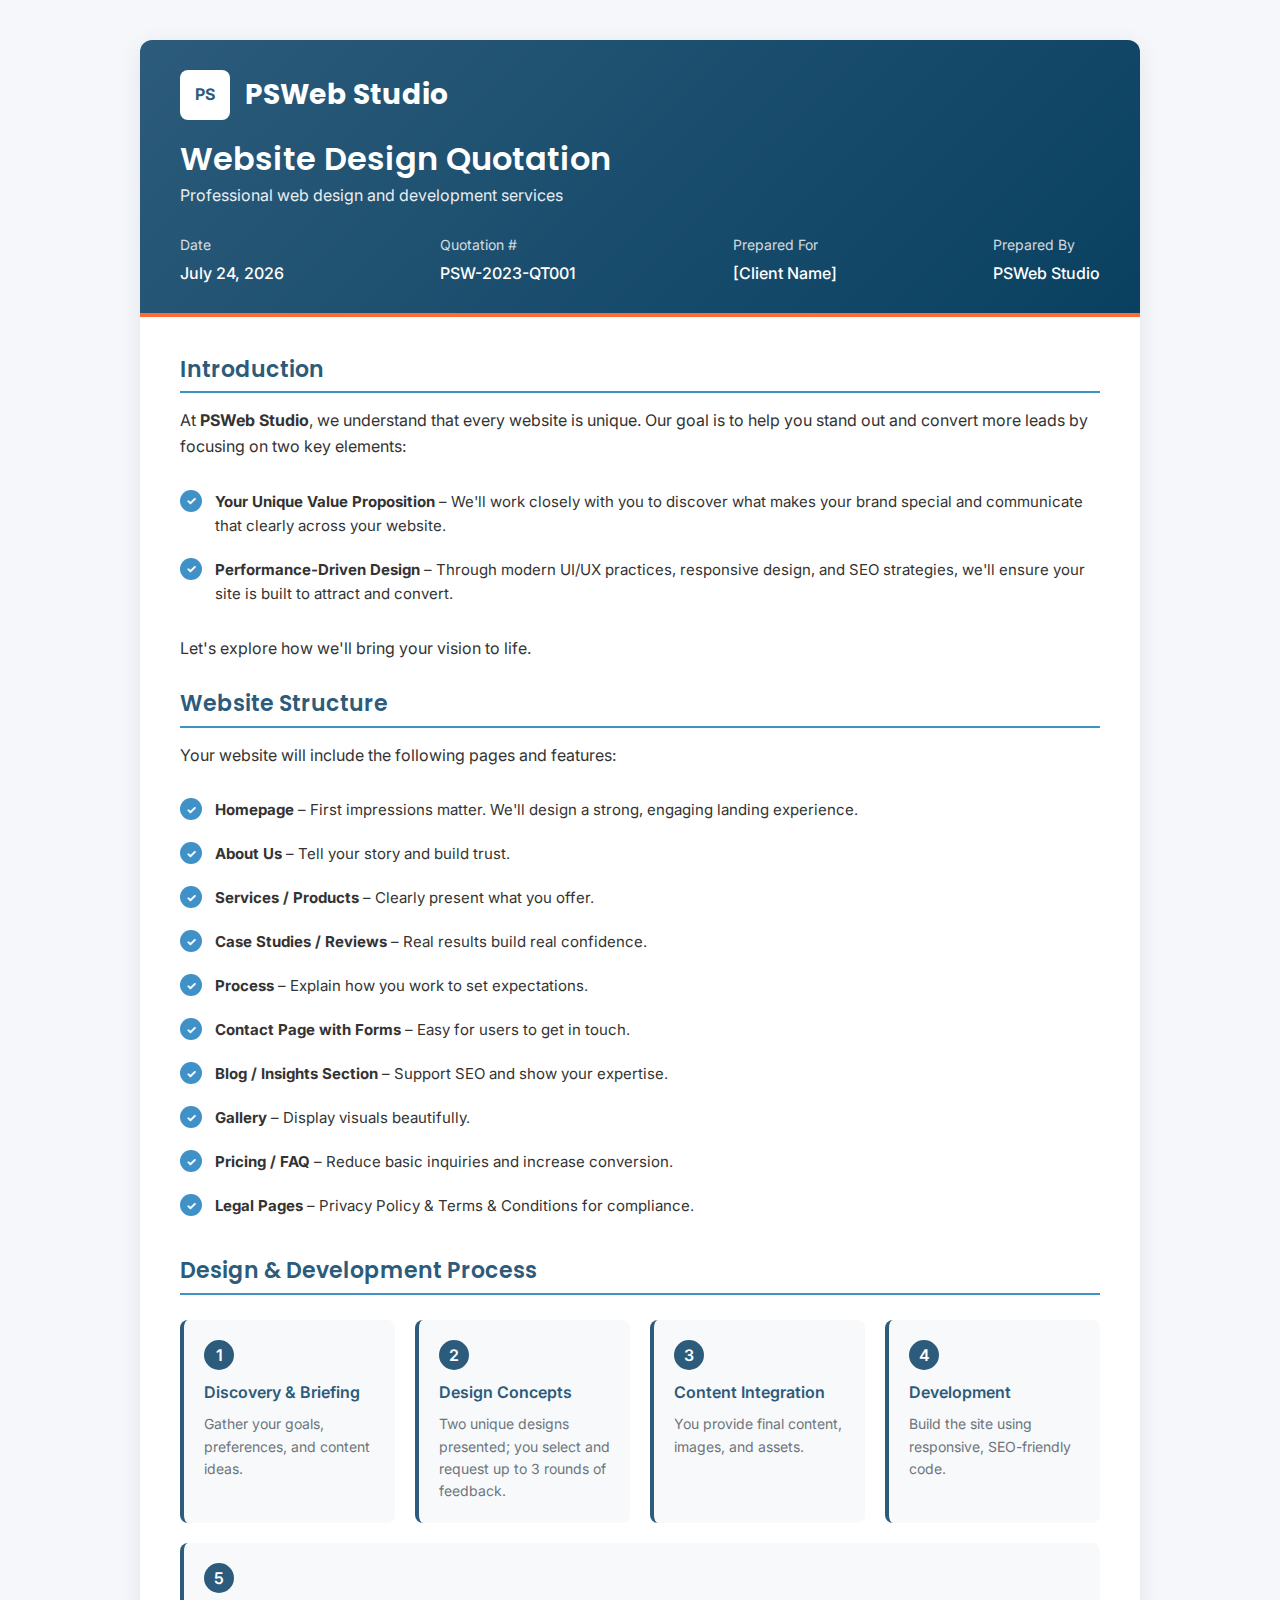
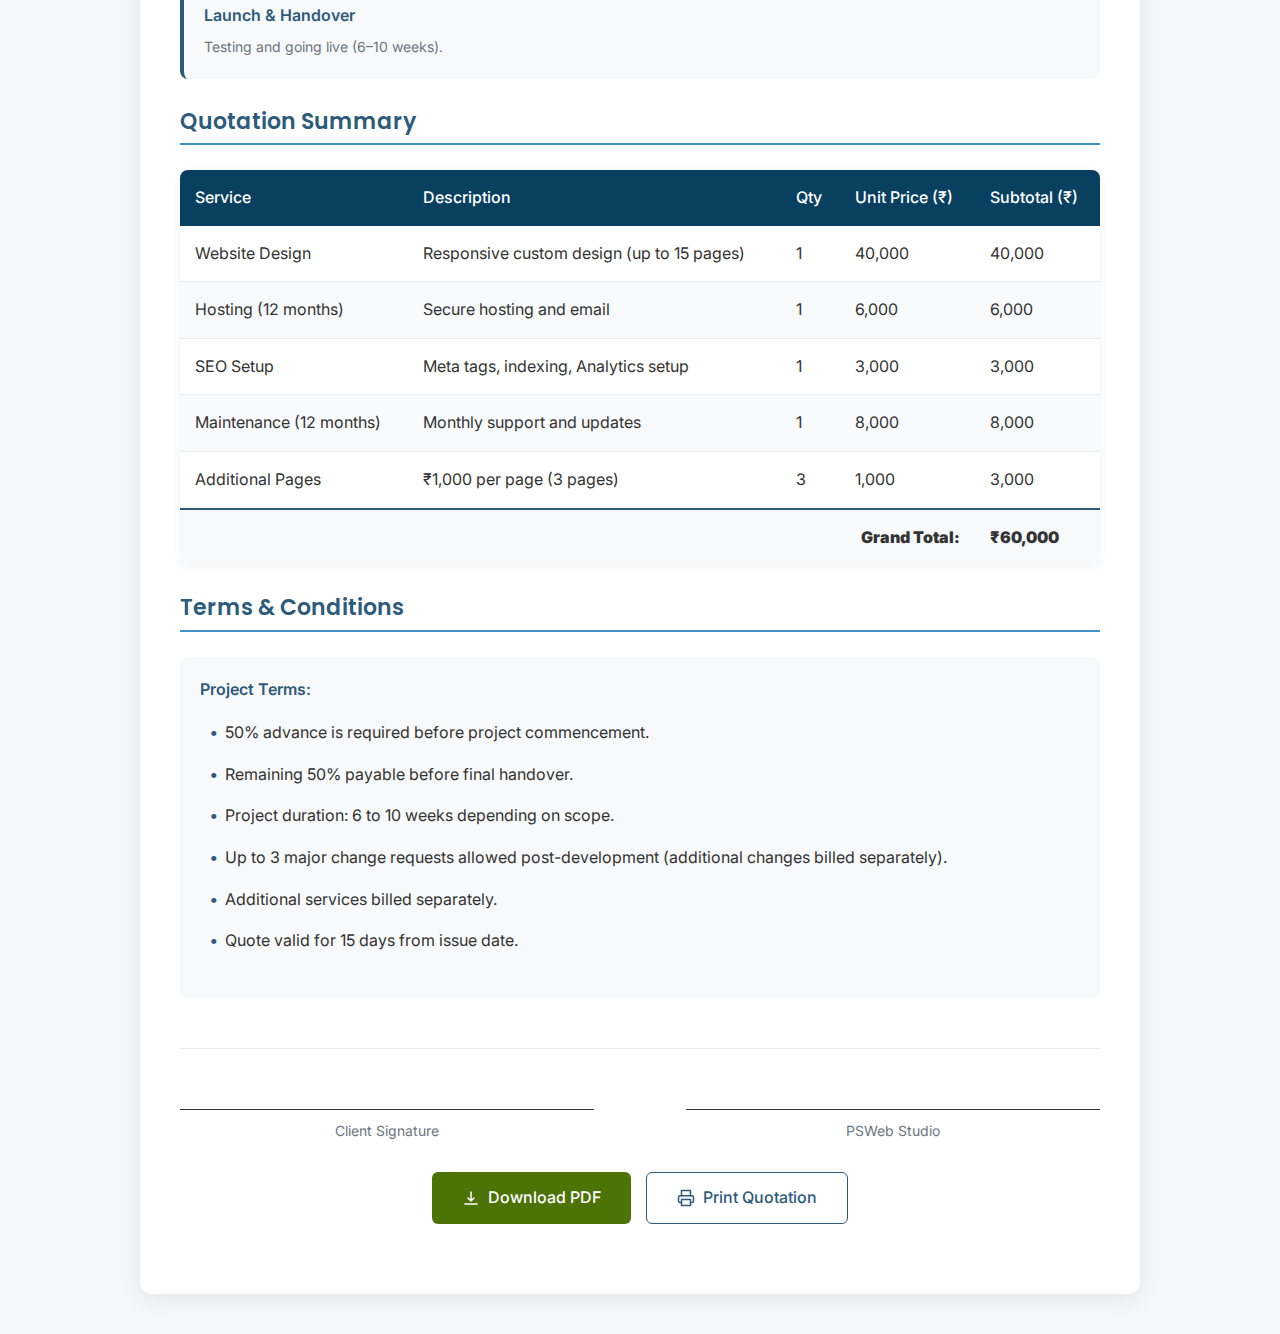
<file: quotation.html>
<!DOCTYPE html>
<html lang="en">
<head>
  <meta charset="utf-8">
  <meta content="width=device-width, initial-scale=1.0" name="viewport">
  <title>Website Design Quotation - Psweb Studio</title>
  <!-- SEO Meta Tags -->
  <meta name="description" content="Professional website design quotation from Psweb Studio - Custom web development, responsive design, and digital solutions">
  <meta name="keywords" content="web design quotation, website development quote, Psweb Studio pricing">
  <meta name="robots" content="index, follow">

  <!-- Favicon -->
  <link rel="icon" href="images/favico/favicon.ico" type="image/x-icon">
  <link rel="shortcut icon" href="images/favico/favicon.ico" type="image/x-icon">

  <!-- Google Fonts -->
  <link rel="preconnect" href="https://fonts.googleapis.com">
  <link rel="preconnect" href="https://fonts.gstatic.com" crossorigin>
  <link href="https://fonts.googleapis.com/css2?family=Inter:wght@300;400;500;600;700&family=Poppins:wght@400;500;600;700&display=swap" rel="stylesheet">

  <!-- CSS Files -->
  <link href="assets/vendor/bootstrap/css/bootstrap.min.css" rel="stylesheet">
  <link href="assets/vendor/bootstrap-icons/bootstrap-icons.css" rel="stylesheet">

  <style>
    :root {
      --primary: #2c5b7b;
      --primary-dark: #094060;
      --primary-light: #4191c9;
      --secondary: #4d7206;
      --secondary-dark: #3c5807;
      --accent: #ff6b35;
      --light-bg: #f8f9fa;
      --border: #e9ecef;
      --text: #333;
      --text-light: #6c757d;
    }
    
    * {
      margin: 0;
      padding: 0;
      box-sizing: border-box;
    }
    
    body {
      font-family: 'Inter', sans-serif;
      color: var(--text);
      line-height: 1.6;
      background-color: #f5f7fa;
    }
    
    .quotation-container {
      max-width: 1000px;
      margin: 40px auto;
      background: white;
      box-shadow: 0 5px 25px rgba(0, 0, 0, 0.08);
      border-radius: 12px;
      overflow: hidden;
    }
    
    .quotation-header {
      background: linear-gradient(135deg, var(--primary) 0%, var(--primary-dark) 100%);
      color: white;
      padding: 30px 40px;
      position: relative;
    }
    
    .quotation-header::after {
      content: '';
      position: absolute;
      bottom: 0;
      left: 0;
      width: 100%;
      height: 4px;
      background: var(--accent);
    }
    
    .company-logo {
      display: flex;
      align-items: center;
      margin-bottom: 20px;
    }
    
    .company-logo img {
      height: 50px;
      margin-right: 15px;
    }
    
    .company-logo h1 {
      font-family: 'Poppins', sans-serif;
      font-weight: 700;
      font-size: 28px;
      margin: 0;
    }
    
    .quotation-title {
      font-family: 'Poppins', sans-serif;
      font-size: 32px;
      font-weight: 600;
      margin-bottom: 5px;
    }
    
    .quotation-subtitle {
      font-size: 16px;
      opacity: 0.9;
      margin-bottom: 20px;
    }
    
    .quotation-meta {
      display: flex;
      justify-content: space-between;
      flex-wrap: wrap;
      gap: 15px;
      margin-top: 25px;
    }
    
    .meta-item {
      display: flex;
      flex-direction: column;
    }
    
    .meta-label {
      font-size: 14px;
      opacity: 0.8;
      margin-bottom: 5px;
    }
    
    .meta-value {
      font-size: 16px;
      font-weight: 500;
    }
    
    .quotation-body {
      padding: 40px;
    }
    
    .section-title {
      font-family: 'Poppins', sans-serif;
      color: var(--primary);
      font-size: 22px;
      font-weight: 600;
      margin: 30px 0 15px;
      padding-bottom: 8px;
      border-bottom: 2px solid var(--primary-light);
    }
    
    .section-title:first-child {
      margin-top: 0;
    }
    
    .intro-text {
      font-size: 16px;
      margin-bottom: 20px;
      color: var(--text);
    }
    
    .feature-list {
      list-style: none;
      padding: 0;
      margin: 20px 0;
    }
    
    .feature-list li {
      padding: 10px 0 10px 35px;
      position: relative;
      font-size: 15px;
    }
    
    .feature-list li:before {
      content: '✓';
      position: absolute;
      left: 0;
      top: 10px;
      width: 22px;
      height: 22px;
      background: var(--primary-light);
      color: white;
      border-radius: 50%;
      display: flex;
      align-items: center;
      justify-content: center;
      font-size: 12px;
      font-weight: bold;
    }
    
    .process-steps {
      display: flex;
      flex-wrap: wrap;
      gap: 20px;
      margin: 25px 0;
    }
    
    .process-step {
      flex: 1;
      min-width: 200px;
      background: var(--light-bg);
      border-radius: 8px;
      padding: 20px;
      border-left: 4px solid var(--primary);
    }
    
    .step-number {
      display: inline-block;
      width: 30px;
      height: 30px;
      background: var(--primary);
      color: white;
      border-radius: 50%;
      text-align: center;
      line-height: 30px;
      font-weight: 600;
      margin-bottom: 10px;
    }
    
    .step-title {
      font-weight: 600;
      margin-bottom: 8px;
      color: var(--primary);
    }
    
    .step-desc {
      font-size: 14px;
      color: var(--text-light);
    }
    
    .pricing-table {
      width: 100%;
      border-collapse: collapse;
      margin: 25px 0;
      box-shadow: 0 2px 10px rgba(0, 0, 0, 0.05);
      border-radius: 8px;
      overflow: hidden;
    }
    
    .pricing-table th {
      background: var(--primary-dark);
      color: white;
      font-weight: 500;
      padding: 15px;
      text-align: left;
    }
    
    .pricing-table td {
      padding: 15px;
      border-bottom: 1px solid var(--border);
    }
    
    .pricing-table tr:last-child td {
      border-bottom: none;
    }
    
    .pricing-table tr:nth-child(even) {
      background-color: #f8fafc;
    }
    
    .total-row {
      background: var(--light-bg) !important;
      font-weight: 600;
    }
    
    .total-row td {
      border-top: 2px solid var(--primary);
    }
    
    .terms-container {
      background: var(--light-bg);
      padding: 20px;
      border-radius: 8px;
      margin: 25px 0;
    }
    
    .terms-title {
      font-weight: 600;
      margin-bottom: 10px;
      color: var(--primary);
    }
    
    .terms-list {
      list-style: none;
      padding: 0;
    }
    
    .terms-list li {
      padding: 8px 0;
      position: relative;
      padding-left: 25px;
    }
    
    .terms-list li:before {
      content: '•';
      position: absolute;
      left: 10px;
      color: var(--primary);
      font-weight: bold;
    }
    
    .signature-area {
      display: flex;
      justify-content: space-between;
      margin-top: 50px;
      padding-top: 20px;
      border-top: 1px solid var(--border);
    }
    
    .signature-box {
      width: 45%;
      text-align: center;
    }
    
    .signature-line {
      height: 1px;
      background: var(--text);
      margin: 40px 0 10px;
    }
    
    .signature-label {
      font-size: 14px;
      color: var(--text-light);
    }
    
    .action-buttons {
      display: flex;
      justify-content: center;
      gap: 15px;
      margin: 30px 0;
    }
    
    .btn-download {
      background: var(--secondary);
      color: white;
      border: none;
      padding: 12px 30px;
      border-radius: 6px;
      font-weight: 500;
      display: flex;
      align-items: center;
      gap: 8px;
      cursor: pointer;
      transition: background 0.3s;
    }
    
    .btn-download:hover {
      background: var(--secondary-dark);
    }
    
    .btn-print {
      background: white;
      color: var(--primary);
      border: 1px solid var(--primary);
      padding: 12px 30px;
      border-radius: 6px;
      font-weight: 500;
      display: flex;
      align-items: center;
      gap: 8px;
      cursor: pointer;
      transition: all 0.3s;
    }
    
    .btn-print:hover {
      background: var(--primary);
      color: white;
    }
    
    /* Responsive styles */
    @media (max-width: 768px) {
      .quotation-container {
        margin: 20px;
        border-radius: 8px;
      }
      
      .quotation-header, .quotation-body {
        padding: 25px;
      }
      
      .quotation-title {
        font-size: 26px;
      }
      
      .process-steps {
        flex-direction: column;
      }
      
      .signature-area {
        flex-direction: column;
        gap: 30px;
      }
      
      .signature-box {
        width: 100%;
      }
      
      .pricing-table {
        font-size: 14px;
      }
      
      .pricing-table th, .pricing-table td {
        padding: 10px;
      }
    }
    
    @media (max-width: 480px) {
      .quotation-header, .quotation-body {
        padding: 20px;
      }
      
      .quotation-title {
        font-size: 22px;
      }
      
      .section-title {
        font-size: 19px;
      }
      
      .action-buttons {
        flex-direction: column;
      }
    }
    
    /* Print styles */
    @media print {
      body {
        background: white;
      }
      
      .quotation-container {
        box-shadow: none;
        margin: 0;
        border-radius: 0;
      }
      
      .action-buttons {
        display: none;
      }
    }
  </style>
</head>

<body>
  <div class="quotation-container">
    <div class="quotation-header">
      <div class="company-logo">
        <!-- Replace with your actual logo -->
        <div style="width: 50px; height: 50px; background: white; border-radius: 8px; display: flex; align-items: center; justify-content: center; margin-right: 15px;">
          <span style="color: var(--primary); font-weight: bold;">PS</span>
        </div>
        <h1>PSWeb Studio</h1>
      </div>
      
      <h2 class="quotation-title">Website Design Quotation</h2>
      <p class="quotation-subtitle">Professional web design and development services</p>
      
      <div class="quotation-meta">
        <div class="meta-item">
          <span class="meta-label">Date</span>
          <span class="meta-value" id="currentDate"></span>
        </div>
        <div class="meta-item">
          <span class="meta-label">Quotation #</span>
          <span class="meta-value">PSW-2023-QT001</span>
        </div>
        <div class="meta-item">
          <span class="meta-label">Prepared For</span>
          <span class="meta-value" id="clientName">[Client Name]</span>
        </div>
        <div class="meta-item">
          <span class="meta-label">Prepared By</span>
          <span class="meta-value">PSWeb Studio</span>
        </div>
      </div>
    </div>
    
    <div class="quotation-body">
      <h3 class="section-title">Introduction</h3>
      <p class="intro-text">
        At <strong>PSWeb Studio</strong>, we understand that every website is unique. Our goal is to help you stand out and convert more leads by focusing on two key elements:
      </p>
      
      <ul class="feature-list">
        <li><strong>Your Unique Value Proposition</strong> – We'll work closely with you to discover what makes your brand special and communicate that clearly across your website.</li>
        <li><strong>Performance-Driven Design</strong> – Through modern UI/UX practices, responsive design, and SEO strategies, we'll ensure your site is built to attract and convert.</li>
      </ul>
      
      <p class="intro-text">
        Let's explore how we'll bring your vision to life.
      </p>
      
      <h3 class="section-title">Website Structure</h3>
      <p class="intro-text">Your website will include the following pages and features:</p>
      
      <ul class="feature-list">
        <li><strong>Homepage</strong> – First impressions matter. We'll design a strong, engaging landing experience.</li>
        <li><strong>About Us</strong> – Tell your story and build trust.</li>
        <li><strong>Services / Products</strong> – Clearly present what you offer.</li>
        <li><strong>Case Studies / Reviews</strong> – Real results build real confidence.</li>
        <li><strong>Process</strong> – Explain how you work to set expectations.</li>
        <li><strong>Contact Page with Forms</strong> – Easy for users to get in touch.</li>
        <li><strong>Blog / Insights Section</strong> – Support SEO and show your expertise.</li>
        <li><strong>Gallery</strong> – Display visuals beautifully.</li>
        <li><strong>Pricing / FAQ</strong> – Reduce basic inquiries and increase conversion.</li>
        <li><strong>Legal Pages</strong> – Privacy Policy & Terms & Conditions for compliance.</li>
      </ul>
      
      <h3 class="section-title">Design & Development Process</h3>
      
      <div class="process-steps">
        <div class="process-step">
          <div class="step-number">1</div>
          <div class="step-title">Discovery & Briefing</div>
          <div class="step-desc">Gather your goals, preferences, and content ideas.</div>
        </div>
        
        <div class="process-step">
          <div class="step-number">2</div>
          <div class="step-title">Design Concepts</div>
          <div class="step-desc">Two unique designs presented; you select and request up to 3 rounds of feedback.</div>
        </div>
        
        <div class="process-step">
          <div class="step-number">3</div>
          <div class="step-title">Content Integration</div>
          <div class="step-desc">You provide final content, images, and assets.</div>
        </div>
        
        <div class="process-step">
          <div class="step-number">4</div>
          <div class="step-title">Development</div>
          <div class="step-desc">Build the site using responsive, SEO-friendly code.</div>
        </div>
        
        <div class="process-step">
          <div class="step-number">5</div>
          <div class="step-title">Launch & Handover</div>
          <div class="step-desc">Testing and going live (6–10 weeks).</div>
        </div>
      </div>
      
      <h3 class="section-title">Quotation Summary</h3>
      
      <table class="pricing-table">
        <thead>
          <tr>
            <th>Service</th>
            <th>Description</th>
            <th>Qty</th>
            <th>Unit Price (₹)</th>
            <th>Subtotal (₹)</th>
          </tr>
        </thead>
        <tbody>
          <tr>
            <td>Website Design</td>
            <td>Responsive custom design (up to 15 pages)</td>
            <td>1</td>
            <td>40,000</td>
            <td>40,000</td>
          </tr>
          <tr>
            <td>Hosting (12 months)</td>
            <td>Secure hosting and email</td>
            <td>1</td>
            <td>6,000</td>
            <td>6,000</td>
          </tr>
          <tr>
            <td>SEO Setup</td>
            <td>Meta tags, indexing, Analytics setup</td>
            <td>1</td>
            <td>3,000</td>
            <td>3,000</td>
          </tr>
          <tr>
            <td>Maintenance (12 months)</td>
            <td>Monthly support and updates</td>
            <td>1</td>
            <td>8,000</td>
            <td>8,000</td>
          </tr>
          <tr>
            <td>Additional Pages</td>
            <td>₹1,000 per page (3 pages)</td>
            <td>3</td>
            <td>1,000</td>
            <td>3,000</td>
          </tr>
          <tr class="total-row">
            <td colspan="4" style="text-align: right;"><strong>Grand Total:</strong></td>
            <td><strong>₹60,000</strong></td>
          </tr>
        </tbody>
      </table>
      
      <h3 class="section-title">Terms & Conditions</h3>
      
      <div class="terms-container">
        <div class="terms-title">Project Terms:</div>
        <ul class="terms-list">
          <li>50% advance is required before project commencement.</li>
          <li>Remaining 50% payable before final handover.</li>
          <li>Project duration: 6 to 10 weeks depending on scope.</li>
          <li>Up to 3 major change requests allowed post-development (additional changes billed separately).</li>
          <li>Additional services billed separately.</li>
          <li>Quote valid for 15 days from issue date.</li>
        </ul>
      </div>
      
      <div class="signature-area">
        <div class="signature-box">
          <div class="signature-line"></div>
          <div class="signature-label">Client Signature</div>
        </div>
        
        <div class="signature-box">
          <div class="signature-line"></div>
          <div class="signature-label">PSWeb Studio</div>
        </div>
      </div>
      
      <div class="action-buttons">
        <button class="btn-download" id="downloadBtn">
          <svg width="18" height="18" viewBox="0 0 24 24" fill="none" xmlns="http://www.w3.org/2000/svg">
            <path d="M12 16L12 4M12 16L8 12M12 16L16 12" stroke="currentColor" stroke-width="2" stroke-linecap="round" stroke-linejoin="round"/>
            <path d="M4 20H20" stroke="currentColor" stroke-width="2" stroke-linecap="round"/>
          </svg>
          Download PDF
        </button>
        
        <button class="btn-print" id="printBtn">
          <svg width="18" height="18" viewBox="0 0 24 24" fill="none" xmlns="http://www.w3.org/2000/svg">
            <path d="M6 9V2H18V9" stroke="currentColor" stroke-width="2" stroke-linecap="round" stroke-linejoin="round"/>
            <path d="M6 18H4C2.89543 18 2 17.1046 2 16V11C2 9.89543 2.89543 9 4 9H20C21.1046 9 22 9.89543 22 11V16C22 17.1046 21.1046 18 20 18H18" stroke="currentColor" stroke-width="2" stroke-linecap="round" stroke-linejoin="round"/>
            <path d="M18 14H6V22H18V14Z" stroke="currentColor" stroke-width="2" stroke-linecap="round" stroke-linejoin="round"/>
          </svg>
          Print Quotation
        </button>
      </div>
    </div>
  </div>

  <script>
    // Set current date
    document.getElementById('currentDate').textContent = new Date().toLocaleDateString('en-US', {
      year: 'numeric',
      month: 'long',
      day: 'numeric'
    });
    
    // Print functionality
    document.getElementById('printBtn').addEventListener('click', function() {
      window.print();
    });
    
    // PDF download functionality (placeholder - you would integrate html2pdf.js here)
    document.getElementById('downloadBtn').addEventListener('click', function() {
      alert('PDF download functionality would be implemented here with html2pdf.js');
      // In your actual implementation, you would use:
      // html2pdf().from(document.querySelector('.quotation-container')).save();
    });
  </script>
</body>
</html>
</file>
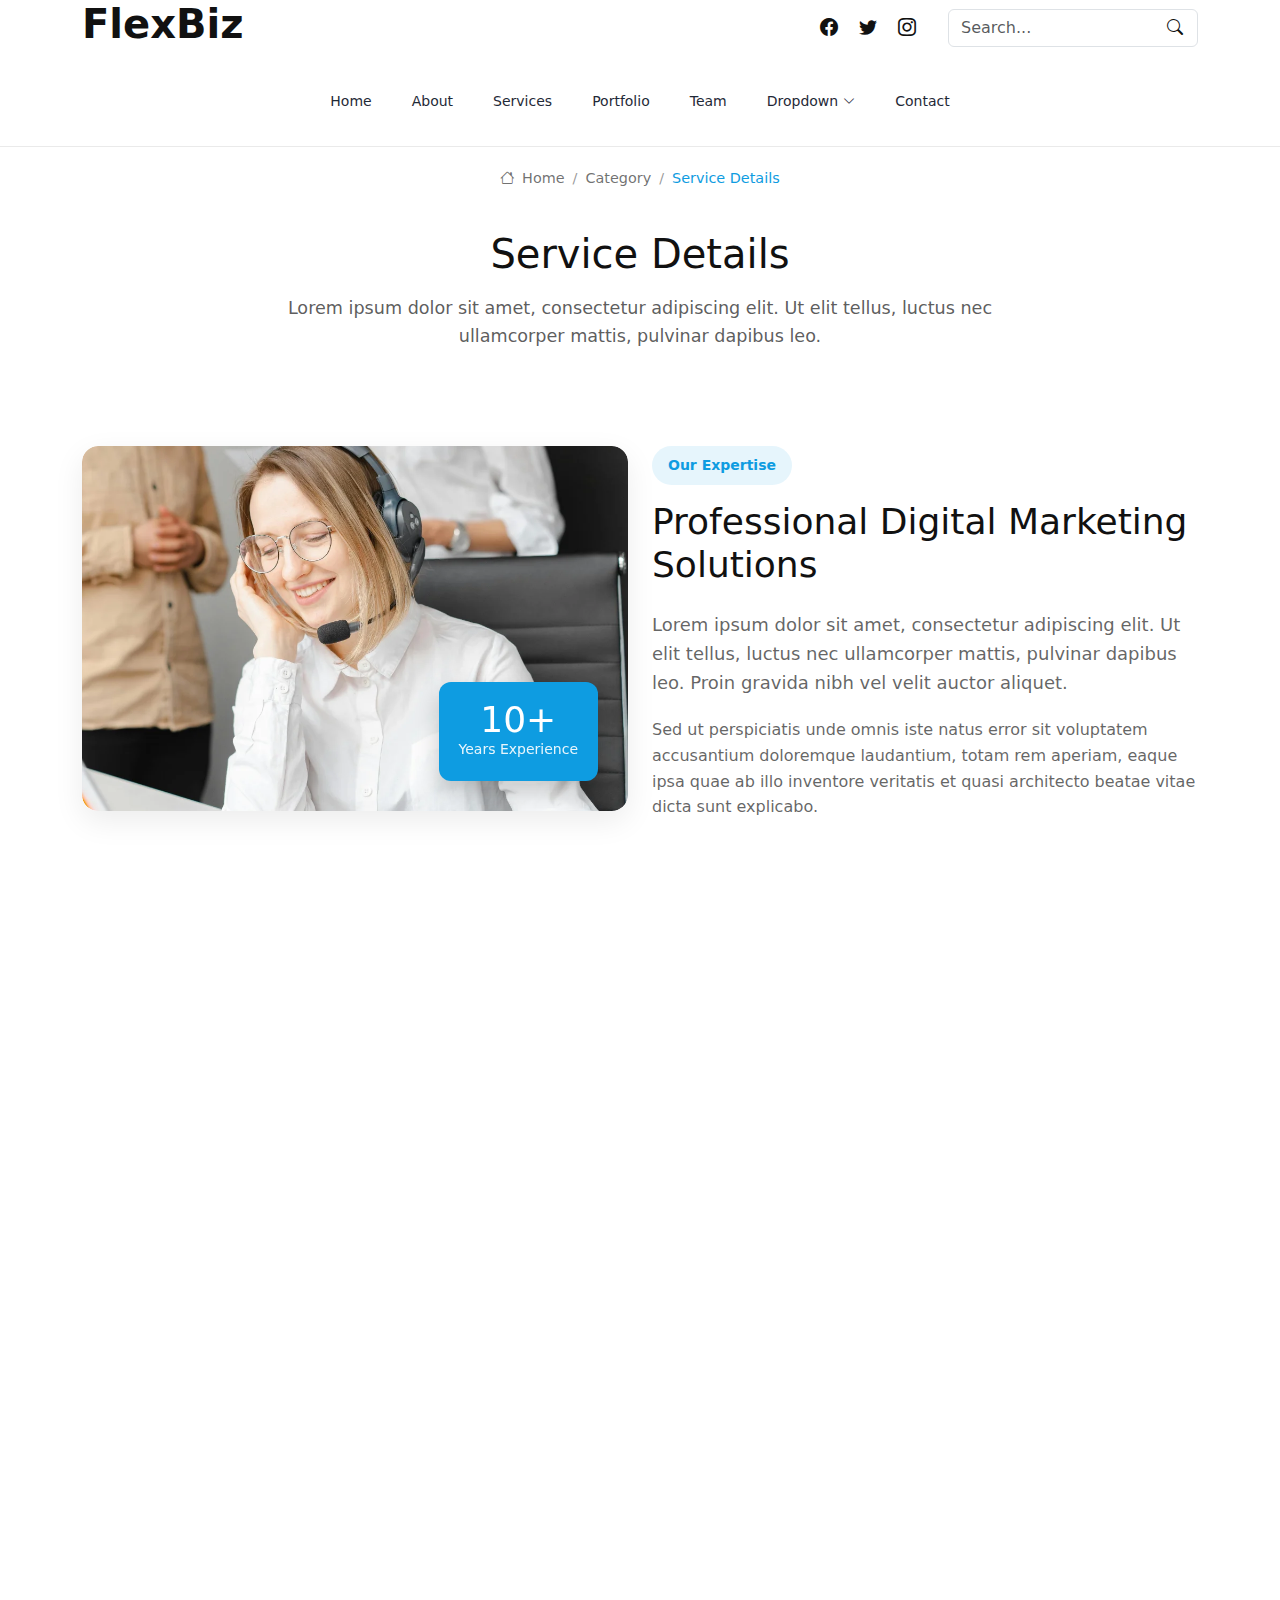
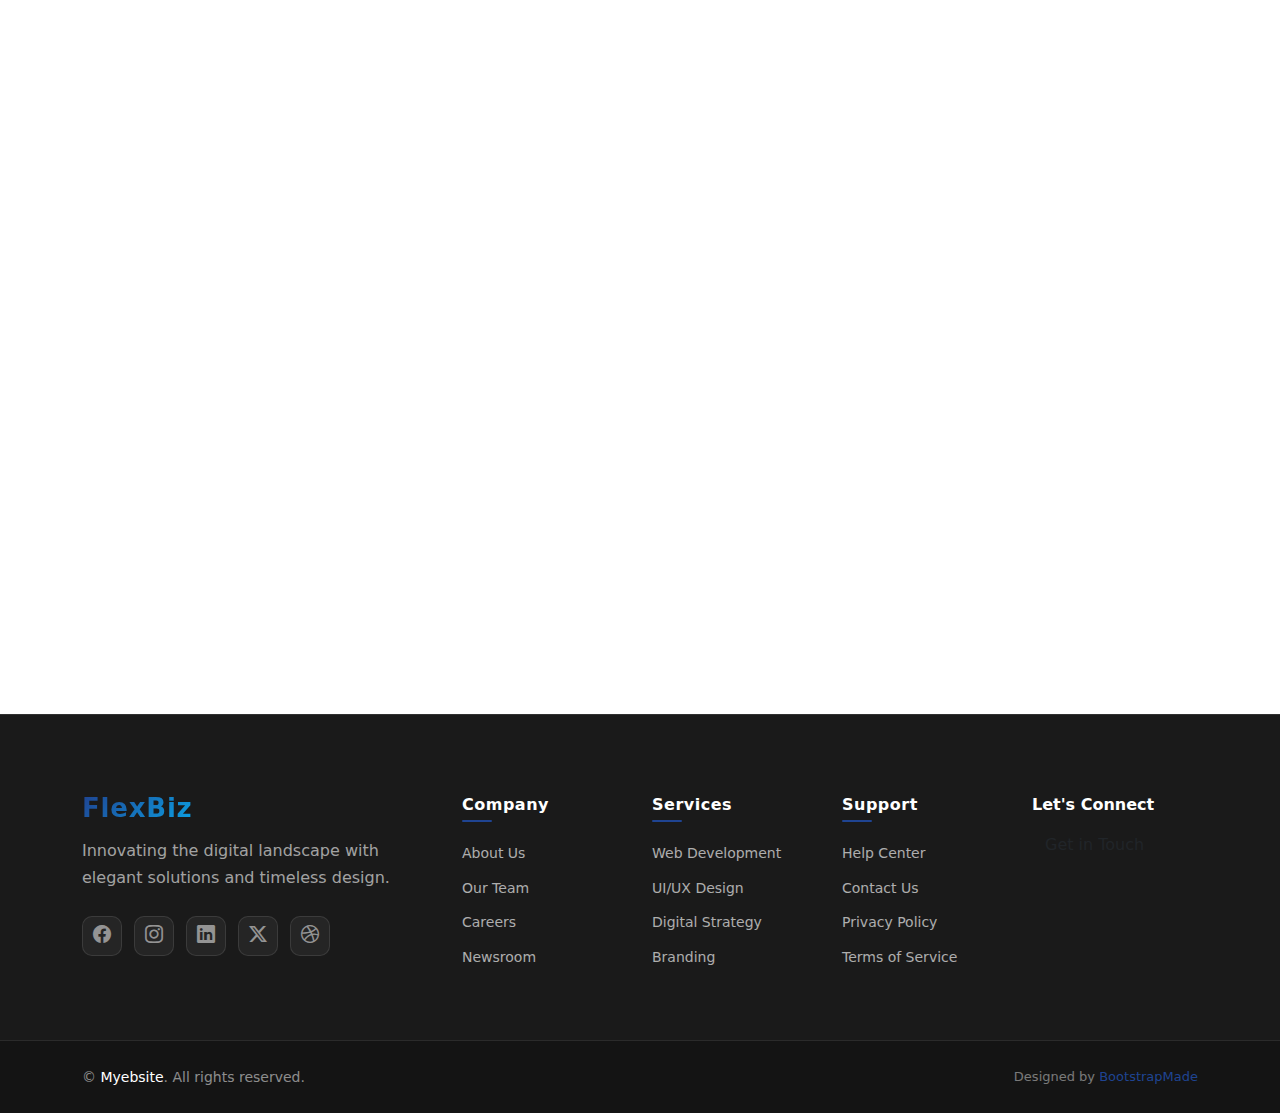
<file: service-details.html>
<!DOCTYPE html>
<html lang="en">

<head>
  <meta charset="utf-8">
  <meta content="width=device-width, initial-scale=1.0" name="viewport">
  <title>Service Details - FlexBiz Bootstrap Template</title>
  <meta name="description" content="">
  <meta name="keywords" content="">
  <link href="images/favicon.png" rel="icon">
  <link href="images/apple-touch-icon.png" rel="apple-touch-icon">
  <link href="https://fonts.googleapis.com" rel="preconnect">
  <link href="https://fonts.gstatic.com" rel="preconnect" crossorigin>
  <link href="https://fonts.googleapis.com/css2?family=Roboto:ital,wght@0,100;0,300;0,400;0,500;0,700;0,900;1,100;1,300;1,400;1,500;1,700;1,900&family=Lato:ital,wght@0,100;0,300;0,400;0,700;0,900;1,100;1,300;1,400;1,700;1,900&family=Inter:wght@100;200;300;400;500;600;700;800;900&display=swap" rel="stylesheet">
  <link href="assets/vendor/bootstrap/css/bootstrap.min.css" rel="stylesheet">
  <link href="assets/vendor/bootstrap-icons/bootstrap-icons.css" rel="stylesheet">
  <link href="assets/vendor/aos/aos.css" rel="stylesheet">
  <link href="assets/vendor/glightbox/css/glightbox.min.css" rel="stylesheet">
  <link href="assets/vendor/swiper/swiper-bundle.min.css" rel="stylesheet">
  <link href="assets/css/main.css" rel="stylesheet">
</head>

<body class="service-details-page">

  <header id="header" class="header sticky-top">
    <div class="container-fluid container-xl position-relative">

      <div class="top-row d-flex align-items-center justify-content-between">
        <a href="index.html" class="logo d-flex align-items-center">
          <!-- Uncomment the line below if you also wish to use an image logo -->
          <!-- <img src="images/logo.webp" alt=""> -->
          <h1 class="sitename">FlexBiz</h1>
        </a>

        <div class="d-flex align-items-center">
          <div class="social-links">
            <a href="#" class="facebook"><i class="bi bi-facebook"></i></a>
            <a href="#" class="twitter"><i class="bi bi-twitter"></i></a>
            <a href="#" class="instagram"><i class="bi bi-instagram"></i></a>
          </div>

          <form class="search-form ms-4">
            <input type="text" placeholder="Search..." class="form-control">
            <button type="submit" class="btn"><i class="bi bi-search"></i></button>
          </form>
        </div>
      </div>

    </div>

    <div class="nav-wrap">
      <div class="container d-flex justify-content-center position-relative">
        <nav id="navmenu" class="navmenu">
          <ul>
            <li><a href="#hero">Home</a></li>
            <li><a href="#about">About</a></li>
            <li><a href="#services">Services</a></li>
            <li><a href="#portfolio">Portfolio</a></li>
            <li><a href="#team">Team</a></li>
            <li class="dropdown"><a href="#"><span>Dropdown</span> <i class="bi bi-chevron-down toggle-dropdown"></i></a>
              <ul>
                <li><a href="#">Dropdown 1</a></li>
                <li class="dropdown"><a href="#"><span>Deep Dropdown</span> <i class="bi bi-chevron-down toggle-dropdown"></i></a>
                  <ul>
                    <li><a href="#">Deep Dropdown 1</a></li>
                    <li><a href="#">Deep Dropdown 2</a></li>
                    <li><a href="#">Deep Dropdown 3</a></li>
                    <li><a href="#">Deep Dropdown 4</a></li>
                    <li><a href="#">Deep Dropdown 5</a></li>
                  </ul>
                </li>
                <li><a href="#">Dropdown 2</a></li>
                <li><a href="#">Dropdown 3</a></li>
                <li><a href="#">Dropdown 4</a></li>
              </ul>
            </li>
            <li><a href="#contact">Contact</a></li>
          </ul>
          <i class="mobile-nav-toggle d-xl-none bi bi-list"></i>
        </nav>
      </div>
    </div>

  </header>

  <main class="main">

    <!-- Page Title -->
    <div class="page-title">
      <div class="breadcrumbs">
        <nav aria-label="breadcrumb">
          <ol class="breadcrumb">
            <li class="breadcrumb-item"><a href="#"><i class="bi bi-house"></i> Home</a></li>
            <li class="breadcrumb-item"><a href="#">Category</a></li>
            <li class="breadcrumb-item active current">Service Details</li>
          </ol>
        </nav>
      </div>

      <div class="title-wrapper">
        <h1>Service Details</h1>
        <p>Lorem ipsum dolor sit amet, consectetur adipiscing elit. Ut elit tellus, luctus nec ullamcorper mattis, pulvinar dapibus leo.</p>
      </div>
    </div><!-- End Page Title -->

    <!-- Service Details Section -->
    <section id="service-details" class="service-details section">

      <div class="container" data-aos="fade-up" data-aos-delay="100">

        <div class="row gy-5">

          <div class="col-lg-6">
            <div class="service-main-image" data-aos="zoom-in" data-aos-delay="200">
              <img src="images/services/services-4.webp" alt="" class="img-fluid rounded-4">
              <div class="experience-badge">
                <span>10+</span>
                <p>Years Experience</p>
              </div>
            </div>
          </div>

          <div class="col-lg-6">
            <div class="service-main-content">
              <div class="section-header" data-aos="fade-up">
                <span class="section-subtitle">Our Expertise</span>
                <h2>Professional Digital Marketing Solutions</h2>
              </div>
              <p class="lead" data-aos="fade-up" data-aos-delay="100">
                Lorem ipsum dolor sit amet, consectetur adipiscing elit. Ut elit tellus, luctus nec ullamcorper mattis, pulvinar dapibus leo. Proin gravida nibh vel velit auctor aliquet.
              </p>
              <p data-aos="fade-up" data-aos-delay="200">
                Sed ut perspiciatis unde omnis iste natus error sit voluptatem accusantium doloremque laudantium, totam rem aperiam, eaque ipsa quae ab illo inventore veritatis et quasi architecto beatae vitae dicta sunt explicabo.
              </p>

              <ul class="service-benefits" data-aos="fade-up" data-aos-delay="300">
                <li><i class="bi bi-check2-circle"></i> Increase brand visibility and online presence</li>
                <li><i class="bi bi-check2-circle"></i> Drive more qualified traffic to your website</li>
                <li><i class="bi bi-check2-circle"></i> Convert more visitors into valuable customers</li>
                <li><i class="bi bi-check2-circle"></i> Measurable results and return on investment</li>
              </ul>
            </div>
          </div>

        </div>

        <div class="service-tabs mt-5" data-aos="fade-up">
          <ul class="nav nav-tabs" id="service-details-tabs" role="tablist">
            <li class="nav-item" role="presentation">
              <button class="nav-link active" id="service-details-tab-1-tab" data-bs-toggle="tab" data-bs-target="#service-details-tab-1" type="button" role="tab" aria-selected="true">
                <i class="bi bi-search"></i> SEO Services
              </button>
            </li>
            <li class="nav-item" role="presentation">
              <button class="nav-link" id="service-details-tab-2-tab" data-bs-toggle="tab" data-bs-target="#service-details-tab-2" type="button" role="tab" aria-selected="false">
                <i class="bi bi-megaphone"></i> PPC Management
              </button>
            </li>
            <li class="nav-item" role="presentation">
              <button class="nav-link" id="service-details-tab-3-tab" data-bs-toggle="tab" data-bs-target="#service-details-tab-3" type="button" role="tab" aria-selected="false">
                <i class="bi bi-people"></i> Social Media
              </button>
            </li>
            <li class="nav-item" role="presentation">
              <button class="nav-link" id="service-details-tab-4-tab" data-bs-toggle="tab" data-bs-target="#service-details-tab-4" type="button" role="tab" aria-selected="false">
                <i class="bi bi-envelope"></i> Email Marketing
              </button>
            </li>
          </ul>
          <div class="tab-content" id="service-details-tabs-content">
            <div class="tab-pane fade show active" id="service-details-tab-1" role="tabpanel">
              <div class="row align-items-center">
                <div class="col-lg-5" data-aos="fade-right" data-aos-delay="100">
                  <img src="images/services/services-5.webp" alt="" class="img-fluid rounded-4">
                </div>
                <div class="col-lg-7" data-aos="fade-left" data-aos-delay="200">
                  <h3>Search Engine Optimization</h3>
                  <p>Lorem ipsum dolor sit amet, consectetur adipiscing elit. Ut elit tellus, luctus nec ullamcorper mattis, pulvinar dapibus leo. Proin gravida nibh vel velit auctor aliquet.</p>
                  <div class="row gy-4 mt-3">
                    <div class="col-md-6">
                      <div class="feature-item">
                        <i class="bi bi-graph-up-arrow"></i>
                        <h4>Keyword Research</h4>
                        <p>Duis aute irure dolor in reprehenderit in voluptate velit esse cillum dolore eu fugiat nulla pariatur.</p>
                      </div>
                    </div>
                    <div class="col-md-6">
                      <div class="feature-item">
                        <i class="bi bi-link"></i>
                        <h4>Link Building</h4>
                        <p>Excepteur sint occaecat cupidatat non proident, sunt in culpa qui officia deserunt mollit anim id est laborum.</p>
                      </div>
                    </div>
                  </div>
                </div>
              </div>
            </div>

            <div class="tab-pane fade" id="service-details-tab-2" role="tabpanel">
              <div class="row align-items-center">
                <div class="col-lg-5" data-aos="fade-right" data-aos-delay="100">
                  <img src="images/services/services-6.webp" alt="" class="img-fluid rounded-4">
                </div>
                <div class="col-lg-7" data-aos="fade-left" data-aos-delay="200">
                  <h3>Pay-Per-Click Management</h3>
                  <p>Nemo enim ipsam voluptatem quia voluptas sit aspernatur aut odit aut fugit, sed quia consequuntur magni dolores eos qui ratione voluptatem sequi nesciunt.</p>
                  <div class="row gy-4 mt-3">
                    <div class="col-md-6">
                      <div class="feature-item">
                        <i class="bi bi-google"></i>
                        <h4>Google Ads</h4>
                        <p>Ut enim ad minima veniam, quis nostrum exercitationem ullam corporis suscipit laboriosam.</p>
                      </div>
                    </div>
                    <div class="col-md-6">
                      <div class="feature-item">
                        <i class="bi bi-bar-chart"></i>
                        <h4>Conversion Tracking</h4>
                        <p>Quis autem vel eum iure reprehenderit qui in ea voluptate velit esse quam nihil molestiae consequatur.</p>
                      </div>
                    </div>
                  </div>
                </div>
              </div>
            </div>

            <div class="tab-pane fade" id="service-details-tab-3" role="tabpanel">
              <div class="row align-items-center">
                <div class="col-lg-5" data-aos="fade-right" data-aos-delay="100">
                  <img src="images/services/services-7.webp" alt="" class="img-fluid rounded-4">
                </div>
                <div class="col-lg-7" data-aos="fade-left" data-aos-delay="200">
                  <h3>Social Media Marketing</h3>
                  <p>At vero eos et accusamus et iusto odio dignissimos ducimus qui blanditiis praesentium voluptatum deleniti atque corrupti quos dolores et quas molestias excepturi sint.</p>
                  <div class="row gy-4 mt-3">
                    <div class="col-md-6">
                      <div class="feature-item">
                        <i class="bi bi-layout-text-window"></i>
                        <h4>Content Creation</h4>
                        <p>Nemo enim ipsam voluptatem quia voluptas sit aspernatur aut odit aut fugit, sed quia consequuntur.</p>
                      </div>
                    </div>
                    <div class="col-md-6">
                      <div class="feature-item">
                        <i class="bi bi-calendar-check"></i>
                        <h4>Scheduling &amp; Analytics</h4>
                        <p>Quisquam est, qui dolorem ipsum quia dolor sit amet, consectetur, adipisci velit, sed quia non numquam.</p>
                      </div>
                    </div>
                  </div>
                </div>
              </div>
            </div>

            <div class="tab-pane fade" id="service-details-tab-4" role="tabpanel">
              <div class="row align-items-center">
                <div class="col-lg-5" data-aos="fade-right" data-aos-delay="100">
                  <img src="images/services/services-8.webp" alt="" class="img-fluid rounded-4">
                </div>
                <div class="col-lg-7" data-aos="fade-left" data-aos-delay="200">
                  <h3>Email Marketing Campaigns</h3>
                  <p>Temporibus autem quibusdam et aut officiis debitis aut rerum necessitatibus saepe eveniet ut et voluptates repudiandae sint et molestiae non recusandae.</p>
                  <div class="row gy-4 mt-3">
                    <div class="col-md-6">
                      <div class="feature-item">
                        <i class="bi bi-envelope-check"></i>
                        <h4>Automated Sequences</h4>
                        <p>Itaque earum rerum hic tenetur a sapiente delectus, ut aut reiciendis voluptatibus maiores.</p>
                      </div>
                    </div>
                    <div class="col-md-6">
                      <div class="feature-item">
                        <i class="bi bi-pie-chart"></i>
                        <h4>Analytics &amp; Reporting</h4>
                        <p>Ut aut reiciendis voluptatibus maiores alias consequatur aut perferendis doloribus asperiores repellat.</p>
                      </div>
                    </div>
                  </div>
                </div>
              </div>
            </div>
          </div>
        </div>

        <div class="service-testimonial mt-5" data-aos="fade-up" data-aos-delay="100">
          <div class="row">
            <div class="col-lg-10 mx-auto">
              <div class="testimonial-card">
                <div class="row align-items-center">
                  <div class="col-md-4" data-aos="zoom-in" data-aos-delay="200">
                    <div class="client-info d-flex align-items-center">
                      <img src="images/person/person-m-5.webp" class="img-fluid rounded-circle" alt="">
                      <div>
                        <h4>Michael Chen</h4>
                        <p>Marketing Director</p>
                        <div class="stars">
                          <i class="bi bi-star-fill"></i>
                          <i class="bi bi-star-fill"></i>
                          <i class="bi bi-star-fill"></i>
                          <i class="bi bi-star-fill"></i>
                          <i class="bi bi-star-fill"></i>
                        </div>
                      </div>
                    </div>
                  </div>
                  <div class="col-md-8" data-aos="fade-in" data-aos-delay="300">
                    <div class="quote">
                      <i class="bi bi-quote"></i>
                      <p>Lorem ipsum dolor sit amet, consectetur adipiscing elit. Suspendisse varius enim in eros elementum tristique. Duis cursus, mi quis viverra ornare, eros dolor interdum nulla, ut commodo diam libero vitae erat.</p>
                    </div>
                  </div>
                </div>
              </div>
            </div>
          </div>
        </div>

        <div class="service-cta mt-5 text-center" data-aos="zoom-in">
          <h3>Ready to grow your business online?</h3>
          <p>Contact our team today for a free consultation and custom proposal.</p>
          <a href="#" class="btn-service">Get Started <i class="bi bi-arrow-right"></i></a>
        </div>

      </div>

    </section><!-- /Service Details Section -->

  </main>

  <footer id="footer" class="footer position-relative">

    <div class="container">
      <div class="row gy-5">

        <div class="col-lg-4">
          <div class="footer-brand">
            <a href="index.html" class="logo d-flex align-items-center mb-3">
              <span class="sitename">FlexBiz</span>
            </a>
            <p class="tagline">Innovating the digital landscape with elegant solutions and timeless design.</p>

            <div class="social-links mt-4">
              <a href="#" aria-label="Facebook"><i class="bi bi-facebook"></i></a>
              <a href="#" aria-label="Instagram"><i class="bi bi-instagram"></i></a>
              <a href="#" aria-label="LinkedIn"><i class="bi bi-linkedin"></i></a>
              <a href="#" aria-label="Twitter"><i class="bi bi-twitter-x"></i></a>
              <a href="#" aria-label="Dribbble"><i class="bi bi-dribbble"></i></a>
            </div>
          </div>
        </div>

        <div class="col-lg-6">
          <div class="footer-links-grid">
            <div class="row">
              <div class="col-6 col-md-4">
                <h5>Company</h5>
                <ul class="list-unstyled">
                  <li><a href="#">About Us</a></li>
                  <li><a href="#">Our Team</a></li>
                  <li><a href="#">Careers</a></li>
                  <li><a href="#">Newsroom</a></li>
                </ul>
              </div>
              <div class="col-6 col-md-4">
                <h5>Services</h5>
                <ul class="list-unstyled">
                  <li><a href="#">Web Development</a></li>
                  <li><a href="#">UI/UX Design</a></li>
                  <li><a href="#">Digital Strategy</a></li>
                  <li><a href="#">Branding</a></li>
                </ul>
              </div>
              <div class="col-6 col-md-4">
                <h5>Support</h5>
                <ul class="list-unstyled">
                  <li><a href="#">Help Center</a></li>
                  <li><a href="#">Contact Us</a></li>
                  <li><a href="#">Privacy Policy</a></li>
                  <li><a href="#">Terms of Service</a></li>
                </ul>
              </div>
            </div>
          </div>
        </div>

        <div class="col-lg-2">
          <div class="footer-cta">
            <h5>Let's Connect</h5>
            <a href="contact.html" class="btn btn-outline">Get in Touch</a>
          </div>
        </div>

      </div>
    </div>

    <div class="footer-bottom">
      <div class="container">
        <div class="row">
          <div class="col-12">
            <div class="footer-bottom-content">
              <p class="mb-0">© <span class="sitename">Myebsite</span>. All rights reserved.</p>
              <div class="credits">
                <!-- All the links in the footer should remain intact. -->
                <!-- You can delete the links only if you've purchased the pro version. -->
                <!-- Licensing information: https://bootstrapmade.com/license/ -->
                <!-- Purchase the pro version with working PHP/AJAX contact form: [buy-url] -->
                Designed by <a href="https://bootstrapmade.com/">BootstrapMade</a>
              </div>
            </div>
          </div>
        </div>
      </div>
    </div>

  </footer>

  <!-- Scroll Top -->
  <a href="#" id="scroll-top" class="scroll-top d-flex align-items-center justify-content-center"><i class="bi bi-arrow-up-short"></i></a>

  <!-- Preloader -->
  <div id="preloader">
    <div></div>
    <div></div>
    <div></div>
    <div></div>
  </div>

  <!-- Vendor JS Files -->
  <script src="assets/vendor/bootstrap/js/bootstrap.bundle.min.js"></script>
  <script src="assets/vendor/php-email-form/validate.js"></script>
  <script src="assets/vendor/aos/aos.js"></script>
  <script src="assets/vendor/glightbox/js/glightbox.min.js"></script>
  <script src="assets/vendor/purecounter/purecounter_vanilla.js"></script>
  <script src="assets/vendor/waypoints/noframework.waypoints.js"></script>
  <script src="assets/vendor/imagesloaded/imagesloaded.pkgd.min.js"></script>
  <script src="assets/vendor/isotope-layout/isotope.pkgd.min.js"></script>
  <script src="assets/vendor/swiper/swiper-bundle.min.js"></script>

  <!-- Main JS File -->
  <script src="assets/js/main.js"></script>

</body>

</html>
</file>
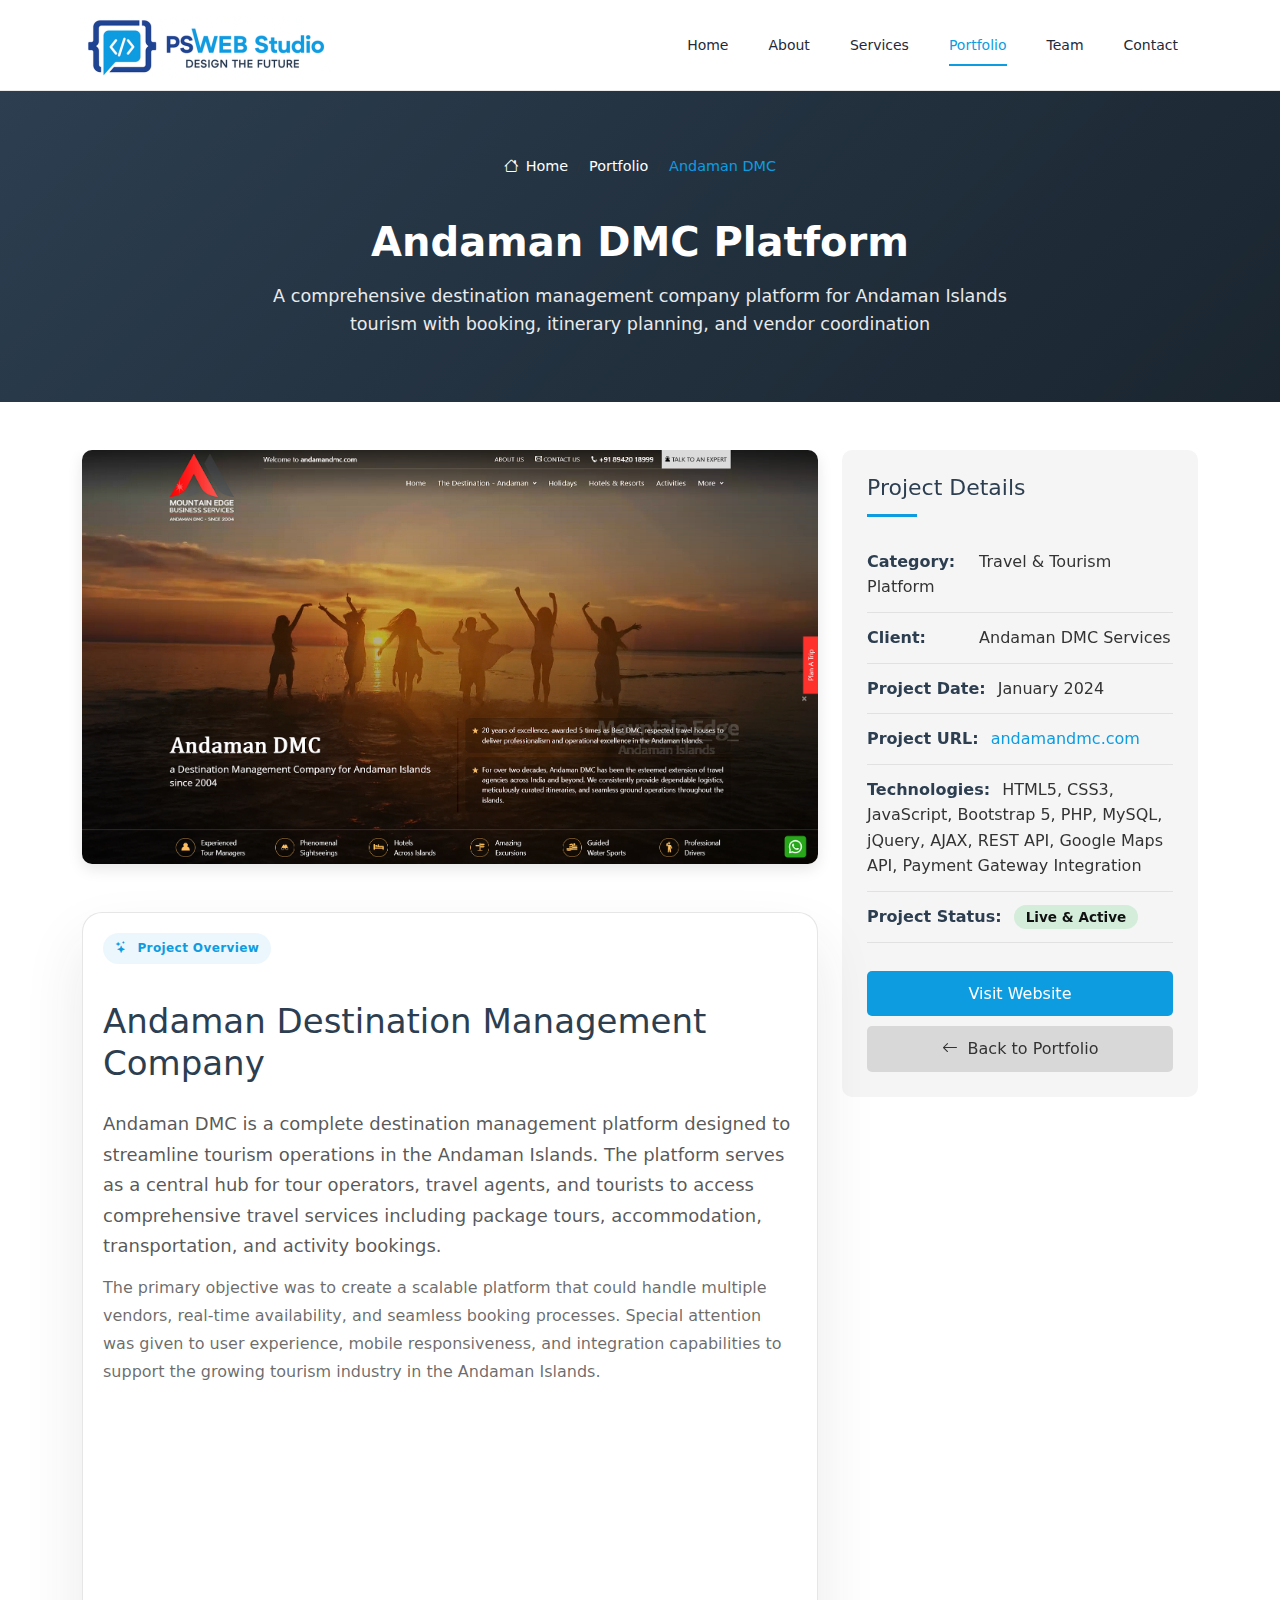
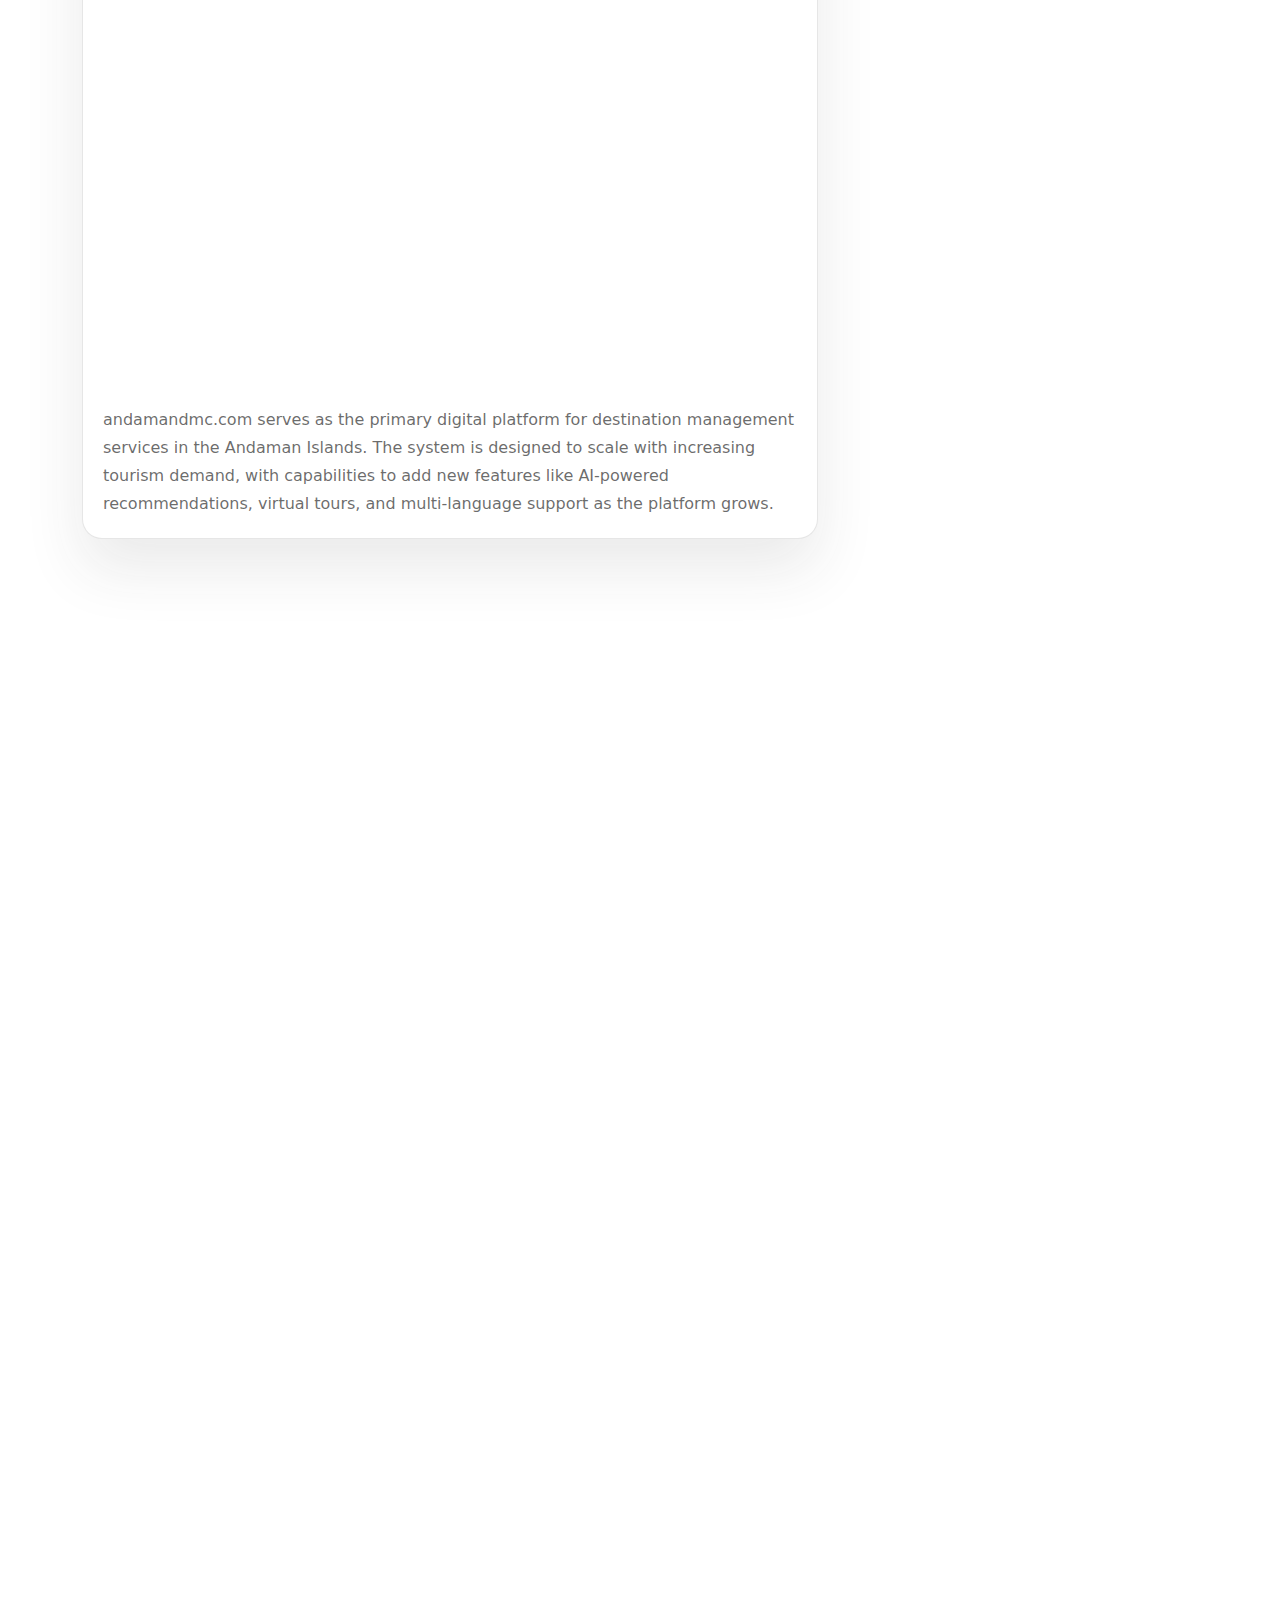
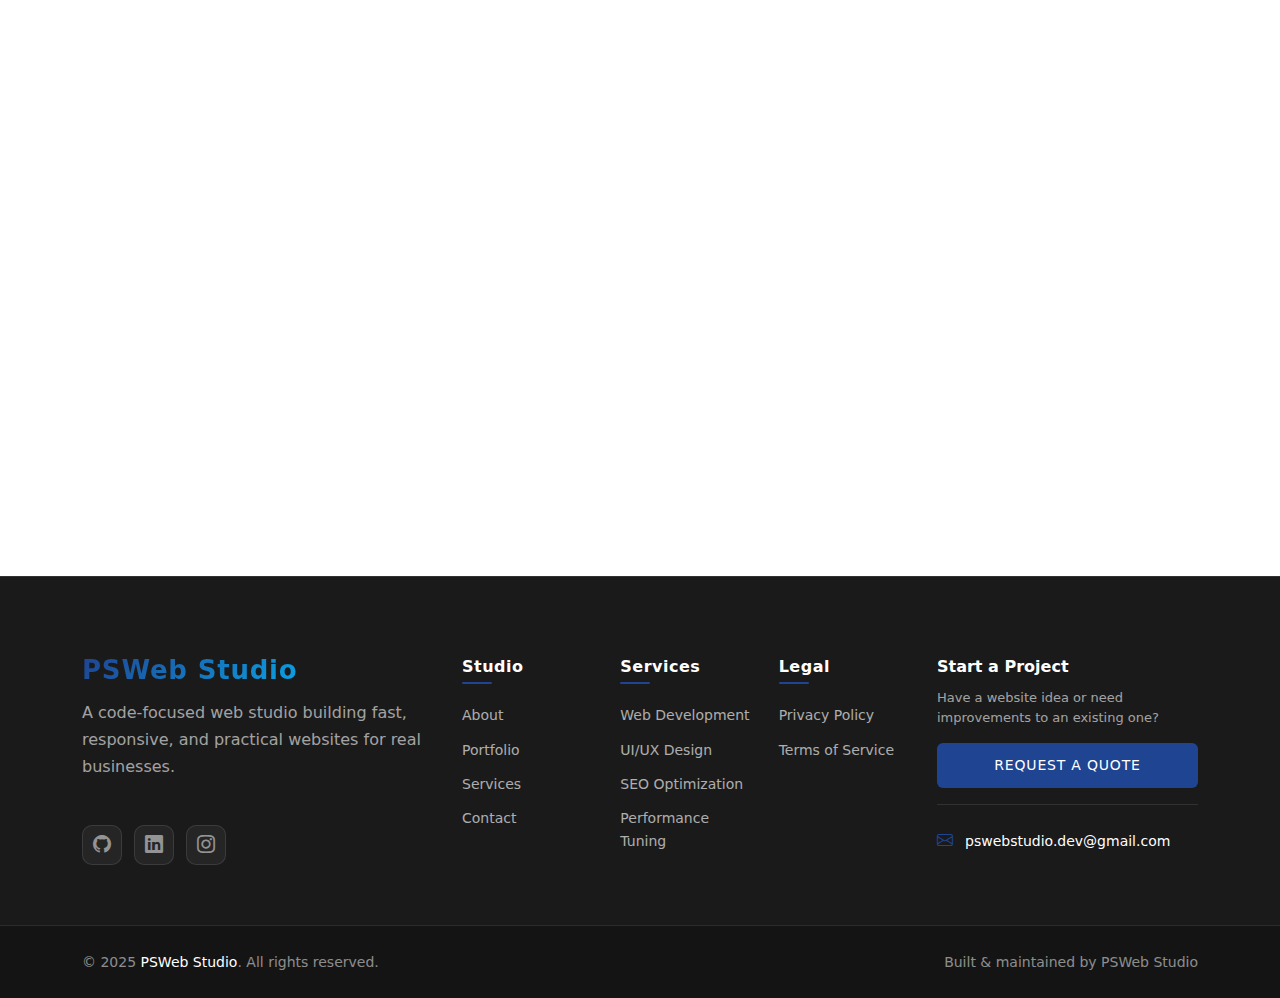
<file: portfolio/andaman-dmc.html>
<!DOCTYPE html>
<html lang="en">

<head>
  <meta charset="utf-8">
  <meta content="width=device-width, initial-scale=1.0" name="viewport">
  <title>Andaman DMC - Portfolio Details - PSWeb Studio</title>
  <meta name="description" content="Andaman DMC destination management company platform - A comprehensive web solution for Andaman Islands tourism">
  <meta name="keywords" content="andaman dmc, destination management company, tourism website, travel portal, web development portfolio">

  <!-- Favicons -->
  <link href="../images/favicon.png" rel="icon">
  <link href="../images/apple-touch-icon.png" rel="apple-touch-icon">

  <!-- Fonts -->
  <link href="https://fonts.googleapis.com" rel="preconnect">
  <link href="https://fonts.gstatic.com" rel="preconnect" crossorigin>
  <link href="https://fonts.googleapis.com/css2?family=Roboto:ital,wght@0,100;0,300;0,400;0,500;0,700;0,900;1,100;1,300;1,400;1,500;1,700;1,900&family=Lato:ital,wght@0,100;0,300;0,400;0,700;0,900;1,100;1,300;1,400;1,700;1,900&family=Inter:wght@100;200;300;400;500;600;700;800;900&display=swap" rel="stylesheet">

  <!-- Vendor CSS Files -->
  <link href="../assets/vendor/bootstrap/css/bootstrap.min.css" rel="stylesheet">
  <link href="../assets/vendor/bootstrap-icons/bootstrap-icons.css" rel="stylesheet">
  <link href="../assets/vendor/aos/aos.css" rel="stylesheet">
  <link href="../assets/vendor/glightbox/css/glightbox.min.css" rel="stylesheet">
  <link href="../assets/vendor/swiper/swiper-bundle.min.css" rel="stylesheet">
  
  <!-- Owl Carousel CSS -->
  <link rel="stylesheet" href="https://cdnjs.cloudflare.com/ajax/libs/OwlCarousel2/2.3.4/assets/owl.carousel.min.css">
  <link rel="stylesheet" href="https://cdnjs.cloudflare.com/ajax/libs/OwlCarousel2/2.3.4/assets/owl.theme.default.min.css">

  <!-- Main CSS File -->
  <link href="../assets/css/main.css" rel="stylesheet">
  <style>

    .page-title {
      background: linear-gradient(135deg, #2c3e50 0%, #1a252f 100%);
      color: white;
      padding: 4rem 0 3rem;
      margin-bottom: 3rem;
    }

    
    .page-title .title-wrapper h1 {
      font-size: 2.5rem;
      font-weight: 700;
      margin-bottom: 1rem;
    }

    .page-title .title-wrapper p {
      font-size: 1.1rem;
      opacity: 0.9;
      max-width: 800px;
      margin: 0 auto;
    }

    .portfolio-showcase .main-image {
      margin-bottom: 2rem;
    }

    .portfolio-showcase .main-image img {
      width: 100%;
      height: auto;
      border-radius: 12px;
      box-shadow: 0 10px 30px rgba(0, 0, 0, 0.1);
    }

    .intro-card {
      background: white;
      border-radius: 12px;
      padding: 2.5rem;
      margin-bottom: 2rem;
    }

    .intro-card .intro-head {
      margin-bottom: 1.5rem;
    }

    .intro-card .kicker {
      display: inline-flex;
      align-items: center;
      background: #e9ecef;
      color: #495057;
      padding: 0.5rem 1rem;
      border-radius: 50px;
      font-size: 0.9rem;
      font-weight: 500;
      margin-bottom: 1rem;
    }

    .intro-card h2 {
      font-size: 1.8rem;
      font-weight: 700;
      color: #2c3e50;
    }

    .intro-card .lead {
      font-size: 1.1rem;
      color: #495057;
      margin-bottom: 1.5rem;
    }

    .feature-item {
      display: flex;
      gap: 1rem;
      margin-bottom: 1.5rem;
    }

    .feature-item i {
      font-size: 1.5rem;
      color: #2c3e50;
      margin-top: 0.25rem;
    }

    .feature-item .text h6 {
      font-weight: 600;
      margin-bottom: 0.5rem;
      color: #2c3e50;
    }

    .feature-item .text p {
      color: #666;
      font-size: 0.95rem;
      margin-bottom: 0;
    }

    .metric-band {
      display: flex;
      justify-content: space-around;
      align-items: center;
      background: #f8f9fa;
      border-radius: 12px;
      padding: 1.5rem;
      margin: 2rem 0;
    }

    .metric {
      text-align: center;
    }

    .metric .value {
      display: block;
      font-size: 2rem;
      font-weight: 700;
      color: #2c3e50;
      line-height: 1;
    }

    .metric .label {
      display: block;
      color: #666;
      font-size: 0.9rem;
      margin-top: 0.5rem;
    }

    .divider {
      width: 1px;
      height: 40px;
      background: #dee2e6;
    }

    .sidebar {
      position: sticky;
      top: 100px;
    }

    .portfolio-info, .project-challenges {
      background: white;
      border-radius: 12px;
      padding: 2rem;
      margin-bottom: 2rem;
    }

    .portfolio-info h3, .project-challenges h3 {
      font-size: 1.3rem;
      font-weight: 600;
      margin-bottom: 1.5rem;
      color: #2c3e50;
    }

    .portfolio-info ul {
      list-style: none;
      padding: 0;
      margin: 0;
    }

    .portfolio-info ul li {
      padding-bottom: 1rem;
      border-bottom: 1px solid #f1f1f1;
    }

    .portfolio-info ul li:last-child {
      border-bottom: none;
      margin-bottom: 0;
      padding-bottom: 0;
    }

    .portfolio-info ul li span:first-child {
      font-weight: 600;
      color: #2c3e50;
      min-width: 100px;
      display: inline-block;
    }

    .portfolio-info .status-live {
      background: #d4edda;
      color: #155724;
      padding: 0.25rem 0.75rem;
      border-radius: 50px;
      font-size: 0.85rem;
      font-weight: 500;
    }


    .project-challenges ul {
      list-style: none;
      padding: 0;
      margin: 0;
    }

    .project-challenges ul li {
      display: flex;
      align-items: flex-start;
      gap: 0.75rem;
    }

    .project-challenges ul li:last-child {
      margin-bottom: 0;
    }

    .additional-context {
      background: white;
      border-radius: 12px;
      padding: 2.5rem;
      margin-top: 2rem;
    }

    .additional-context h3 {
      font-size: 1.5rem;
      font-weight: 600;
      margin-bottom: 1.5rem;
      color: #2c3e50;
    }

    .process-timeline {
      position: relative;
      padding-left: 2rem;
    }

    .process-timeline::before {
      content: '';
      position: absolute;
      left: 0;
      top: 0;
      bottom: 0;
      width: 2px;
      background: #dee2e6;
    }

    .process-step {
      position: relative;
      margin-bottom: 2rem;
    }

    .process-step:last-child {
      margin-bottom: 0;
    }

    .process-step::before {
      content: '';
      position: absolute;
      left: -2.5rem;
      top: 0.5rem;
      width: 1rem;
      height: 1rem;
      background: #2c3e50;
      border-radius: 50%;
      border: 3px solid white;
      box-shadow: 0 0 0 3px #2c3e50;
    }

    .step-content h5 {
      font-size: 1.1rem;
      font-weight: 600;
      margin-bottom: 0.5rem;
      color: #2c3e50;
    }

    .step-content p {
      color: #666;
      margin-bottom: 0;
    }

    /* Related Projects Carousel */
    .related-projects {
      margin-top: 4rem;
      padding-top: 3rem;
      border-top: 1px solid #dee2e6;
    }

    .section-title h2 {
      font-size: 2rem;
      font-weight: 700;
      margin-bottom: 1rem;
      color: #2c3e50;
    }

    .section-title p {
      color: #666;
      font-size: 1.1rem;
      max-width: 600px;
    }
    .page-title .breadcrumbs .breadcrumb .breadcrumb-item a{
      color: var(--bs-white);
    }
    .related-projects-carousel .owl-stage {
      padding: 10px 0;
      display: flex;
      align-items: stretch;
    }

    .related-projects-carousel .item {
      padding: 0 15px;
      height: 100%;
    }

    .related-projects-carousel .related-project-card {
      background: white;
      border-radius: 12px;
      overflow: hidden;
      border: 1px solid #ffffffe5;
      height: 100%;
      display: flex;
      flex-direction: column;
    }


    .related-projects-carousel .related-project-card img {
      width: 100%;
      height: 200px;
      object-fit: cover;
    }

    .related-projects-carousel .card-content {
      padding: 0.8rem;
      flex-grow: 1;
      display: flex;
      flex-direction: column;
    }

    .related-projects-carousel .card-content h5 {
      font-size: 1.1rem;
      font-weight: 600;
      margin-bottom: 0.75rem;
      color: #2c3e50;
    }

    .related-projects-carousel .card-content p {
      color: #666;
      font-size: 0.95rem;
      margin-bottom: 1.5rem;
      flex-grow: 1;
    }

    .related-projects-carousel .owl-nav {
      position: absolute;
      top: -60px;
      right: 0;
      display: flex;
      flex-wrap: wrap;
      margin-top: 0;
    }

    .related-projects-carousel .owl-nav button {
      width: 40px;
      height: 40px;
      background: #f8f9fa !important;
      border: 1px solid #dee2e6 !important;
      border-radius: 8px;
      margin-left: 10px;
      display: flex !important;
      align-items: center;
      justify-content: center;
      transition: all 0.3s ease;
    }

    .related-projects-carousel .owl-nav button:hover {
      background: #2c3e50 !important;
      border-color: #2c3e50 !important;
      color: white !important;
    }

    .related-projects-carousel .owl-nav button span {
      font-size: 20px;
      line-height: 1;
    }

    .related-projects-carousel .owl-dots {
      margin-top: 30px;
      text-align: center;
    }

    .related-projects-carousel .owl-dot span {
      width: 10px;
      height: 10px;
      margin: 5px 7px;
      background: #ddd;
      border-radius: 50%;
      display: inline-block;
      transition: all 0.3s ease;
    }

    .related-projects-carousel .owl-dot.active span {
      background: #2c3e50 !important;
      width: 30px;
      border-radius: 5px;
    }
    .owl-carousel .owl-nav {
    position: absolute;
    top: -60px;
    right: 0;
    display: flex;
    gap: 10px;
    margin-top: 0;
}
/* Responsive adjustments */
@media (max-width: 768px) {
    .owl-carousel .owl-nav {
        position: relative;
        top: 0;
        margin-top: 20px;
        justify-content: center;
    }
    
    .owl-carousel .owl-nav.position-center {
        position: relative;
        top: 0;
        transform: none;
        margin-top: 30px;
    }
    
    .owl-carousel .owl-nav.position-center .owl-prev {
        margin-left: 0;
        position: absolute;
        left: 0;
    }
    
    .owl-carousel .owl-nav.position-center .owl-next {
        margin-right: 0;
        position: absolute;
        right: 0;
    }
    
    .owl-carousel .owl-dots {
        margin-top: 20px;
    }
}

    /* Responsive Adjustments */
    @media (max-width: 992px) {
      .sidebar {
        position: static;
        margin-top: 2rem;
      }
      
      .page-title .title-wrapper h1 {
        font-size: 2rem;
      }
      
      .metric-band {
        flex-direction: column;
        gap: 1.5rem;
      }
      
      .divider {
        width: 100px;
        height: 1px;
      }
    }

    @media (max-width: 768px) {
      .intro-card,
      .portfolio-info,
      .project-challenges,
      .additional-context {
        padding: 1.5rem;
      }
      
      .page-title {
        padding: 3rem 0 2rem;
      }
      
      .related-projects-carousel .owl-nav {
        position: relative;
        top: 0;
        margin-top: 20px;
        justify-content: center;
      }
    }

    @media (max-width: 576px) {
      .feature-list .col-md-6 {
        width: 100%;
      }
      
      .portfolio-info .buttons {
        flex-direction: column;
      }
    }
  </style>
</head>

<body class="portfolio-details-page">

  <header id="header" class="header sticky-top">
    <div class="nav-wrap">
      <div class="container d-flex justify-content-between position-relative">
        <a href="https://pswebstudio.netlify.app/" class="logo d-flex align-items-center">
          <img src="../images/psweb-logo.png" alt="PSWeb Studio logo">
        </a>
        <nav id="navmenu" class="navmenu">
          <ul>
            <li><a href="https://pswebstudio.netlify.app/">Home</a></li>
            <li><a href="https://pswebstudio.netlify.app//about-us.html">About</a></li>
            <li><a href="index.html#services">Services</a></li>
            <li><a href="portfolio.html" class="active">Portfolio</a></li>
            <li><a href="index.html#team">Team</a></li>
            <li><a href="https://pswebstudio.netlify.app/contact-us.php" class="contact-blink">Contact</a></li>
          </ul>
          <i class="mobile-nav-toggle d-xl-none bi bi-list"></i>
        </nav>
      </div>
    </div>
  </header>

  <main class="main">

    <!-- Page Title -->
    <div class="page-title">
      <div class="container">
        <div class="breadcrumbs">
          <nav aria-label="breadcrumb">
            <ol class="breadcrumb">
              <li class="breadcrumb-item"><a href="https://pswebstudio.netlify.app/"><i class="bi bi-house"></i> Home</a></li>
              <li class="breadcrumb-item"><a href="portfolio.html">Portfolio</a></li>
              <li class="breadcrumb-item active current">Andaman DMC</li>
            </ol>
          </nav>
        </div>

        <div class="title-wrapper">
          <h1 class="text-white">Andaman DMC Platform</h1>
          <p class="text-white">A comprehensive destination management company platform for Andaman Islands tourism with booking, itinerary planning, and vendor coordination</p>
        </div>
      </div>
    </div><!-- End Page Title -->

    <!-- Portfolio Details Section -->
    <section id="portfolio-details" class="portfolio-details section pt-0">
      <div class="container" data-aos="fade-up">
        <div class="row">
          <div class="col-lg-8">
            <div class="portfolio-showcase" data-aos="fade-up" data-aos-delay="200">
              <div class="main-image">
                <img src="../images/project-banner/andaman-dmc.png" class="img-fluid rounded" alt="Andaman DMC Website Platform">
              </div>
            </div>
            
            <div class="about">
              <article class="intro-card">
                <div class="intro-head">
                  <span class="kicker">
                    <i class="bi bi-stars me-1"></i>Project Overview
                  </span>
                  <h2 class="py-2">
                    Andaman Destination Management Company
                  </h2>
                </div>

                <div class="intro-body">
                  <p class="lead">
                    Andaman DMC is a complete destination management platform designed to streamline tourism operations 
                    in the Andaman Islands. The platform serves as a central hub for tour operators, travel agents, 
                    and tourists to access comprehensive travel services including package tours, accommodation, 
                    transportation, and activity bookings.
                  </p>

                  <p>
                    The primary objective was to create a scalable platform that could handle multiple vendors, 
                    real-time availability, and seamless booking processes. Special attention was given to user 
                    experience, mobile responsiveness, and integration capabilities to support the growing tourism 
                    industry in the Andaman Islands.
                  </p>

                  <div class="feature-list row gy-3">
                    <div class="col-md-6" data-aos="fade-up" data-aos-delay="250">
                      <div class="feature-item">
                        <i class="bi bi-calendar-check"></i>
                        <div class="text">
                          <h6>Dynamic Itinerary Planner</h6>
                          <p>
                            Customizable tour packages with day-by-day planning, activity selection, 
                            and real-time availability checking for hotels and transportation.
                          </p>
                        </div>
                      </div>
                    </div>

                    <div class="col-md-6" data-aos="fade-up" data-aos-delay="300">
                      <div class="feature-item">
                        <i class="bi bi-building"></i>
                        <div class="text">
                          <h6>Multi-Vendor Management</h6>
                          <p>
                            Integrated dashboard for hotels, tour operators, and activity providers 
                            to manage their offerings, pricing, and availability in real-time.
                          </p>
                        </div>
                      </div>
                    </div>

                    <div class="col-md-6" data-aos="fade-up" data-aos-delay="350">
                      <div class="feature-item">
                        <i class="bi bi-credit-card"></i>
                        <div class="text">
                          <h6>Secure Payment Gateway</h6>
                          <p>
                            Multiple payment options including credit cards, net banking, and UPI 
                            with secure transaction processing and instant confirmation.
                          </p>
                        </div>
                      </div>
                    </div>

                    <div class="col-md-6" data-aos="fade-up" data-aos-delay="400">
                      <div class="feature-item">
                        <i class="bi bi-phone"></i>
                        <div class="text">
                          <h6>Mobile-First Responsive Design</h6>
                          <p>
                            Fully responsive interface that works seamlessly across all devices, 
                            with optimized mobile experience for on-the-go travel planning.
                          </p>
                        </div>
                      </div>
                    </div>
                  </div>
                  
                  <div class="metric-band" data-aos="fade-up" data-aos-delay="450">
                    <div class="metric">
                      <span class="value">50+</span>
                      <span class="label">Tour Packages</span>
                    </div>
                    <div class="divider"></div>
                    <div class="metric">
                      <span class="value">100+</span>
                      <span class="label">Vendor Partners</span>
                    </div>
                    <div class="divider"></div>
                    <div class="metric">
                      <span class="value">24/7</span>
                      <span class="label">Booking Support</span>
                    </div>
                  </div>

                  <p class="mt-4 mb-0">
                    andamandmc.com serves as the primary digital platform for destination management services 
                    in the Andaman Islands. The system is designed to scale with increasing tourism demand, 
                    with capabilities to add new features like AI-powered recommendations, virtual tours, 
                    and multi-language support as the platform grows.
                  </p>
                </div>
              </article>
            </div>
          </div>

          <div class="col-lg-4">
            <div class="sidebar">
              <div class="portfolio-info" data-aos="fade-left" data-aos-delay="200">
                <h3>Project Details</h3>
                <ul>
                  <li><span>Category:</span> Travel & Tourism Platform</li>
                  <li><span>Client:</span> Andaman DMC Services</li>
                  <li><span>Project Date:</span> January 2024</li>
                  <li><span>Project URL:</span> <a href="https://andamandmc.com" target="_blank" rel="noopener">andamandmc.com</a></li>
                  <li>
                    <span>Technologies:</span>
                    HTML5, CSS3, JavaScript, Bootstrap 5, PHP, MySQL, jQuery, AJAX, REST API, Google Maps API, Payment Gateway Integration
                  </li>
                  <li><span>Project Status:</span> <span class="status-live">Live & Active</span></li>
                  <li class="buttons mt-3">
                    <a href="https://andamandmc.com" target="_blank" rel="noopener" class="btn-visit">Visit Website</a>
                    <a href="portfolio.html" class="btn-github"><i class="bi bi-arrow-left"></i> Back to Portfolio</a>
                  </li>
                </ul>
              </div>
              
              <div class="project-challenges" data-aos="fade-left" data-aos-delay="400">
                <h3>Key Features</h3>
                <ul class="mb-0">
                  <li><i class="bi bi-check-circle text-success"></i> Customizable tour package builder</li>
                  <li><i class="bi bi-check-circle text-success"></i> Real-time availability checking</li>
                  <li><i class="bi bi-check-circle text-success"></i> Multi-vendor coordination system</li>
                  <li><i class="bi bi-check-circle text-success"></i> Secure payment processing</li>
                  <li><i class="bi bi-check-circle text-success"></i> Mobile-responsive design</li>
                  <li><i class="bi bi-check-circle text-success"></i> Customer relationship management</li>
                  <li><i class="bi bi-check-circle text-success"></i> Analytics and reporting dashboard</li>
                  <li><i class="bi bi-check-circle text-success"></i> Email and SMS notifications</li>
                </ul>
              </div>
            </div>
          </div>
        </div>

        <div class="row mt-3">
          <div class="col-12" data-aos="fade-up" data-aos-delay="400">
            <div class="additional-context">
              <h3>Development Process</h3>
              <p>
                The Andaman DMC platform was developed using an agile methodology with focus on user experience, 
                scalability, and integration capabilities. The project followed a structured development lifecycle 
                to ensure timely delivery and quality assurance.
              </p>
              
              <div class="process-timeline mt-4">
                <div class="process-step">
                  <div class="step-content mb-4">
                    <h5>Requirements Analysis & Planning</h5>
                    <p>
                      Comprehensive analysis of destination management workflows, stakeholder interviews, 
                      feature prioritization, and technical architecture planning.
                    </p>
                  </div>
                </div>

                <div class="process-step">
                  <div class="step-content mb-4">
                    <h5>UI/UX Design & Prototyping</h5>
                    <p>
                      User journey mapping, wireframing, visual design creation, and interactive prototyping 
                      for both customer-facing and admin interfaces.
                    </p>
                  </div>
                </div>

                <div class="process-step">
                  <div class="step-content mb-4">
                    <h5>Backend Development</h5>
                    <p>
                      Database design, API development, payment gateway integration, vendor management system, 
                      and booking engine implementation.
                    </p>
                  </div>
                </div>

                <div class="process-step">
                  <div class="step-content">
                    <h5>Frontend Development & Testing</h5>
                    <p>
                      Responsive interface implementation, cross-browser testing, performance optimization, 
                      security testing, and user acceptance testing.
                    </p>
                  </div>
                </div>
              </div>
            </div>
          </div>
        </div>

        <!-- Related Projects with Owl Carousel -->
        <div class="row mt-5">
          <div class="col-12">
            <div class="related-projects" data-aos="fade-up" data-aos-delay="500">
              <div class="container section-title" data-aos="fade-up">
                <h2>Related Projects</h2>
                <p>
                  Explore other travel and tourism projects we've developed with clean code and user-focused design.
                </p>
              </div>
              
              <div class="owl-carousel owl-theme related-projects-carousel mt-4">
                <div class="item">
                  <div class="related-project-card">
                    <img src="../images/project-banner/mpdmc.png" alt="MP DMC" class="img-fluid">
                    <div class="card-content">
                      <h5>MP DMC</h5>
                      <p>Destination management platform for Madhya Pradesh with tour packages and vendor coordination</p>
                      <a href="portfolio-details-mpdmc.html" class="btn btn-outline-primary rounded-pill"><i class="bi bi-arrow-right-circle me-1"></i> View Project</a>
                    </div>
                  </div>
                </div>
                
                <div class="item">
                  <div class="related-project-card">
                    <img src="../images/project-banner/hia.png" alt="Hotel In Andaman" class="img-fluid">
                    <div class="card-content">
                      <h5>Hotel In Andaman</h5>
                      <p>Hotel booking and management system with real-time availability and multi-property support</p>
                      <a href="portfolio-details-hotel.html" class="btn btn-outline-primary rounded-pill"><i class="bi bi-arrow-right-circle me-1"></i> View Project</a>
                    </div>
                  </div>
                </div>
                
                <div class="item">
                  <div class="related-project-card">
                    <img src="../images/project-banner/andaman-travel-agent.png" alt="Andaman Travel Agent" class="img-fluid">
                    <div class="card-content">
                      <h5>Andaman Travel Agent</h5>
                      <p>Travel agency website with booking system and package customization for Andaman Islands</p>
                      <a href="portfolio-details-travelagent.html" class="btn btn-outline-primary rounded-pill"><i class="bi bi-arrow-right-circle me-1"></i> View Project</a>
                    </div>
                  </div>
                </div>
                
                <div class="item">
                  <div class="related-project-card">
                    <img src="../images/project-banner/av.png" alt="Andaman Vacations" class="img-fluid">
                    <div class="card-content">
                      <h5>Andaman Vacations</h5>
                      <p>Holiday package platform with activity bookings and travel guides for Andaman visitors</p>
                      <a href="portfolio-details-vacations.html" class="btn btn-outline-primary rounded-pill"><i class="bi bi-arrow-right-circle me-1"></i> View Project</a>
                    </div>
                  </div>
                </div>
                
                <div class="item">
                  <div class="related-project-card">
                    <img src="../images/project-banner/mp.png" alt="Madhya Pradesh DMC" class="img-fluid">
                    <div class="card-content">
                      <h5>Madhya Pradesh DMC</h5>
                      <p>Comprehensive destination management platform showcasing tourism in Madhya Pradesh</p>
                      <a href="portfolio-details-mp.html" class="btn btn-outline-primary rounded-pill"><i class="bi bi-arrow-right-circle me-1"></i> View Project</a>
                    </div>
                  </div>
                </div>
              </div>
            </div>
          </div>
        </div>
      </div>
    </section><!-- /Portfolio Details Section -->

  </main>

  <footer id="footer" class="footer position-relative">
    <div class="container">
      <div class="row gy-5">
        <!-- Brand Section -->
        <div class="col-lg-4 col-md-6">
          <div class="footer-brand">
            <a href="https://pswebstudio.netlify.app/" class="logo d-flex align-items-center mb-3">
              <span class="sitename">PSWeb Studio</span>
            </a>
            <p class="tagline">
              A code-focused web studio building fast, responsive, and practical websites
              for real businesses.
            </p>
            <div class="d-flex align-items-center mt-4">
              <div class="social-links">
                <a href="#" aria-label="GitHub"><i class="bi bi-github"></i></a>
                <a href="#" aria-label="LinkedIn"><i class="bi bi-linkedin"></i></a>
                <a href="#" aria-label="Instagram"><i class="bi bi-instagram"></i></a>
              </div>
            </div>
          </div>
        </div>

        <!-- Quick Links -->
        <div class="col-lg-5 col-md-6">
          <div class="footer-links-grid">
            <div class="row">
              <div class="col-6 col-md-4">
                <h5>Studio</h5>
                <ul class="list-unstyled">
                  <li><a href="https://pswebstudio.netlify.app//about-us.html">About</a></li>
                  <li><a href="portfolio.html" class="active">Portfolio</a></li>
                  <li><a href="index.html#services">Services</a></li>
                  <li><a href="https://pswebstudio.netlify.app/contact-us.php">Contact</a></li>
                </ul>
              </div>
              <div class="col-6 col-md-4">
                <h5>Services</h5>
                <ul class="list-unstyled">
                  <li><a href="index.html#services">Web Development</a></li>
                  <li><a href="index.html#services">UI/UX Design</a></li>
                  <li><a href="index.html#services">SEO Optimization</a></li>
                  <li><a href="index.html#services">Performance Tuning</a></li>
                </ul>
              </div>
              <div class="col-6 col-md-4">
                <h5>Legal</h5>
                <ul class="list-unstyled">
                  <li><a href="privacy.html">Privacy Policy</a></li>
                  <li><a href="terms.html">Terms of Service</a></li>
                </ul>
              </div>
            </div>
          </div>
        </div>

        <!-- CTA -->
        <div class="col-lg-3 col-md-12">
          <div class="footer-cta">
            <h5>Start a Project</h5>
            <p class="small mb-3">
              Have a website idea or need improvements to an existing one?
            </p>
            <a href="quotation.html" class="btn btn-primary w-100">
              Request a Quote
            </a>
            <div class="contact-info mt-3">
              <div class="contact-item d-flex align-items-center mb-2">
                <i class="bi bi-envelope me-2"></i>
                <span>
  <a href="mailto:pswebstudio.dev@gmail.com" class="text-white">
    pswebstudio.dev@gmail.com
  </a>
</span>

              </div>
            </div>
          </div>
        </div>
      </div>
    </div>

    <!-- Footer Bottom -->
    <div class="footer-bottom">
      <div class="container">
        <div class="footer-bottom-content d-flex justify-content-between align-items-center flex-wrap">
          <p class="mb-0">
            © 2025 <span class="sitename">PSWeb Studio</span>. All rights reserved.
          </p>
          <p class="mb-0">
            Built & maintained by <strong>PSWeb Studio</strong>
          </p>
        </div>
      </div>
    </div>
  </footer>

  <!-- Scroll Top -->
  <a href="#" id="scroll-top" class="scroll-top d-flex align-items-center justify-content-center"><i class="bi bi-arrow-up-short"></i></a>

  <!-- Preloader -->
  <div id="preloader">
    <div></div>
    <div></div>
    <div></div>
    <div></div>
  </div>

  <!-- Vendor JS Files -->
  <script src="../assets/vendor/bootstrap/js/bootstrap.bundle.min.js"></script>
  <script src="../assets/vendor/aos/aos.js"></script>
  <script src="../assets/vendor/glightbox/js/glightbox.min.js"></script>
  <script src="../assets/vendor/purecounter/purecounter_vanilla.js"></script>
  <script src="../assets/vendor/swiper/swiper-bundle.min.js"></script>
  
  <!-- jQuery (Required for Owl Carousel) -->
  <script src="https://code.jquery.com/jquery-3.6.0.min.js"></script>
  
  <!-- Owl Carousel JS -->
  <script src="https://cdnjs.cloudflare.com/ajax/libs/OwlCarousel2/2.3.4/owl.carousel.min.js"></script>

  <!-- Main JS File -->
  <script src="../assets/js/main.js"></script>

  <script>
    // Initialize AOS
    AOS.init({
      duration: 1000,
      once: true,
    });

    // Initialize Owl Carousel
    $(document).ready(function(){
      $('.related-projects-carousel').owlCarousel({
        loop: true,
        nav: true,
        dots: true,
        autoplay: true,
        autoplayTimeout: 5000,
        autoplayHoverPause: true,
        responsive: {
          0: {
            items: 1,
            margin: 20
          },
          576: {
            items: 2,
            margin: 20
          },
          768: {
            items: 3,
            margin: 20
          },
          992: {
            items: 3,
            margin: 15
          }
        },
        navText: ['<i class="bi bi-chevron-left"></i>', '<i class="bi bi-chevron-right"></i>'],
        navContainer: '.related-projects-carousel'
      });
    });

    // Add smooth scrolling for navigation
    document.addEventListener('DOMContentLoaded', function() {
      // Smooth scroll for internal links
      document.querySelectorAll('a[href^="#"]').forEach(anchor => {
        anchor.addEventListener('click', function (e) {
          if(this.getAttribute('href') !== '#') {
            e.preventDefault();
            const target = document.querySelector(this.getAttribute('href'));
            if(target) {
              target.scrollIntoView({
                behavior: 'smooth',
                block: 'start'
              });
            }
          }
        });
      });

      // Add active class to current page link
      const currentPage = window.location.pathname.split('/').pop();
      document.querySelectorAll('.navmenu a').forEach(link => {
        if(link.getAttribute('href') === currentPage) {
          link.classList.add('active');
        }
      });
    });
  </script>

</body>
</html>
</file>
<file: assets/css/main.css>
@charset "UTF-8";

/* Fonts */
:root {
  /* ---------------- Fonts (System Only) ---------------- */
  --default-font: system-ui, -apple-system, BlinkMacSystemFont,
    "Segoe UI", Helvetica, Arial, sans-serif,
    "Apple Color Emoji", "Segoe UI Emoji", "Segoe UI Symbol";

  --heading-font: var(--default-font);
  --nav-font: var(--default-font);

  /* ---------------- Base Colors ---------------- */
  --background-color: #ffffff;
  --surface-color: #ffffff;
  --default-color: #333333;
  --heading-color: #111111;
  --contrast-color: #ffffff;

  /* ---------------- Brand / Accent ---------------- */
  --accent-color: #0e9ce1;       /* Modern blue */
  --accent-hover-color: #1f4492; /* Darker hover */

  /* ---------------- Navigation ---------------- */
  --nav-color: #1f2937;
  --nav-hover-color: var(--accent-color);
  --nav-mobile-background-color: #ffffff;
  --nav-dropdown-background-color: #1f2937;
  --nav-dropdown-color: #ffffff;
  --nav-dropdown-hover-color: #1f4492;

  /* ---------------- Interaction ---------------- */
  --link-hover-color: var(--accent-hover-color);

  /* ---------------- System ---------------- */
  scroll-behavior: smooth;
}

/* ---------------- Base Styling ---------------- */
body {
  font-family: var(--default-font);
  color: var(--default-color);
  background-color: var(--background-color);
  line-height: 1.6;
}

a {
  color: var(--accent-color);
  text-decoration: none;
  transition: color 0.25s ease;
}

a:hover {
  color: var(--link-hover-color);
}

/* ---------------- Headings ---------------- */
h1,
h2,
h3,
h4,
h5,
h6 {
  font-family: var(--heading-font);
  color: var(--heading-color);
  font-weight: 600;
}

/* ---------------- Light Theme ---------------- */
.light-background {
  --background-color: #f9fafb;
  --surface-color: #ffffff;
}

/* ---------------- Dark Theme ---------------- */
.dark-background {
  --background-color: #0f172a;
  --surface-color: #1e293b;
  --default-color: #e5e7eb;
  --heading-color: #ffffff;
  --contrast-color: #ffffff;

  --nav-color: #e5e7eb;
  --nav-mobile-background-color: #0f172a;
}

/* PHP Email Form Messages
------------------------------*/
.php-email-form .error-message {
  display: none;
  background: #df1529;
  color:#fff;
  text-align: left;
  padding: 15px;
  margin-bottom: 24px;
  font-weight: 600;
}

.php-email-form .sent-message {
  display: none;
  color:#fff;
  background: #059652;
  text-align: center;
  padding: 15px;
  margin-bottom: 24px;
  font-weight: 600;
}

.php-email-form .loading {
  display: none;
  background: var(--surface-color);
  text-align: center;
  padding: 15px;
  margin-bottom: 24px;
}

.php-email-form .loading:before {
  content: "";
  display: inline-block;
  border-radius: 50%;
  width: 24px;
  height: 24px;
  margin: 0 10px -6px 0;
  border: 3px solid var(--accent-color);
  border-top-color: var(--surface-color);
  animation: php-email-form-loading 1s linear infinite;
}

@keyframes php-email-form-loading {
  0% {
    transform: rotate(0deg);
  }

  100% {
    transform: rotate(360deg);
  }
}

/*--------------------------------------------------------------
# Global Header
--------------------------------------------------------------*/
/* Header Styles */
.header {
  color: var(--default-color);
  background-color: var(--background-color);
  transition: all 0.5s;
  z-index: 997;
  border-bottom: 1px solid color-mix(in srgb, var(--default-color), transparent 90%);
}

.header .top-row .logo {
  text-decoration: none;
}

.header .social-links a {
  color: var(--heading-color);
  padding: 0 8px;
  display: inline-block;
  font-size: 18px;
  transition: 0.3s;
}

.header .social-links a:hover {
  color: var(--accent-color);
}

@media (max-width: 1200px) {
  .header .social-links {
    padding-right: 40px;
  }
}

.header .search-form {
  position: relative;
  width: 250px;
  display: flex;
  align-items: center;
  padding: 0;
  margin: 0;
}

.header .search-form button {
  position: absolute;
  right: 0;
  top: 0;
  bottom: 0;
  border: 0;
  background: none;
  font-size: 16px;
  padding: 0 15px;
  margin: 0;
  color: var(--heading-color);
  transition: 0.3s;
}

.header .search-form button:hover {
  color: var(--accent-color);
}

@media (max-width: 1200px) {
  .header .search-form {
    display: none;
  }
}

.header .nav-wrap {
  height: 90px;
  display: flex;
  justify-content: center;
  transition: all 0.3s ease;
}

.header .mobile-nav-toggle {
  position: fixed;
  top: 20px;
  right: 15px;
  z-index: 9999;
  background: none;
  border: none;
  font-size: 28px;
  cursor: pointer;
  color: var(--nav-color);
  transition: color 0.3s;
}

.header .mobile-nav-toggle:hover {
  color: var(--accent-color);
}

/* Global Header on Scroll */
.scrolled .header {
  --background-color: #fff;
  box-shadow: 0 2px 20px rgba(0, 0, 0, 0.1);
}

.scrolled .header .nav-wrap {
  height: 70px;
}

/*--------------------------------------------------------------
# Navigation Menu
--------------------------------------------------------------*/
/* Navmenu - Desktop */
@media (min-width: 1200px) {
  .navmenu {
    padding: 0;
    align-content: center;
  }

  .navmenu ul {
    margin: 0;
    padding: 0;
    display: flex;
    list-style: none;
    align-items: center;
  }

  .navmenu li {
    position: relative;
  }

  .navmenu a,
  .navmenu a:focus {
    color: var(--nav-color);
    font-size: 14px;
    font-family: var(--nav-font);
    font-weight: 500;
    display: flex;
    align-items: center;
    justify-content: space-between;
    white-space: nowrap;
    transition: 0.3s;
    padding: 10px 20px;
    text-decoration: none;
    position: relative;
  }

  .navmenu a i,
  .navmenu a:focus i {
    font-size: 12px;
    line-height: 0;
    margin-left: 5px;
    transition: 0.3s;
  }

  .navmenu a:after {
    content: '';
    position: absolute;
    width: 0;
    height: 2px;
    bottom: 0;
    left: 20px;
    background-color: var(--accent-color);
    transition: width 0.3s ease;
  }

  .navmenu li:hover>a:after,
  .navmenu .active:after {
    width: calc(100% - 40px);
  }

  .navmenu li:hover>a,
  .navmenu .active,
  .navmenu .active:focus {
    color: var(--nav-hover-color);
  }

  .navmenu .dropdown ul {
    margin: 0;
    padding: 10px 0;
    background: var(--nav-dropdown-background-color);
    display: block;
    position: absolute;
    visibility: hidden;
    left: 14px;
    top: 130%;
    opacity: 0;
    transition: 0.3s;
    border-radius: 4px;
    z-index: 99;
    box-shadow: 0px 0px 30px rgba(0, 0, 0, 0.1);
  }

  .navmenu .dropdown ul li {
    min-width: 200px;
  }

  .navmenu .dropdown ul a {
    padding: 10px 20px;
    font-size: 14px;
    text-transform: none;
    color: var(--nav-dropdown-color);
  }

  .navmenu .dropdown ul a i {
    font-size: 12px;
  }

  .navmenu .dropdown ul a:hover,
  .navmenu .dropdown ul .active:hover,
  .navmenu .dropdown ul li:hover>a {
    color: var(--nav-dropdown-hover-color);
  }

  .navmenu .dropdown:hover>ul {
    opacity: 1;
    top: 100%;
    visibility: visible;
  }

  .navmenu .dropdown .dropdown ul {
    top: 0;
    left: -90%;
    visibility: hidden;
  }

  .navmenu .dropdown .dropdown:hover>ul {
    opacity: 1;
    top: 0;
    left: -100%;
    visibility: visible;
  }
}

/* Navmenu - Mobile */
@media (max-width: 1199px) {
  .mobile-nav-toggle {
    color: var(--nav-color);
    font-size: 28px;
    line-height: 0;
    margin-right: 10px;
    cursor: pointer;
    transition: color 0.3s;
    display: block;
  }

  .navmenu {
    padding: 0;
    z-index: 9997;
  }

  .navmenu ul {
    display: none;
    list-style: none;
    position: absolute;
    inset: 60px 20px 20px 20px;
    padding: 10px 0;
    margin: 0;
    border-radius: 6px;
    background-color: var(--nav-mobile-background-color);
    overflow-y: auto;
    transition: 0.3s;
    z-index: 9998;
    box-shadow: 0px 0px 30px rgba(0, 0, 0, 0.1);
  }

  .navmenu a,
  .navmenu a:focus {
    color: var(--nav-dropdown-color);
    padding: 10px 20px;
    font-family: var(--nav-font);
    font-size: 17px;
    font-weight: 500;
    display: flex;
    align-items: center;
    justify-content: space-between;
    white-space: nowrap;
    transition: 0.3s;
    text-decoration: none;
  }

  .navmenu a i,
  .navmenu a:focus i {
    font-size: 12px;
    line-height: 0;
    margin-left: 5px;
    width: 30px;
    height: 30px;
    display: flex;
    align-items: center;
    justify-content: center;
    border-radius: 50%;
    transition: 0.3s;
    background-color: color-mix(in srgb, var(--accent-color), transparent 90%);
  }

  .navmenu a i:hover,
  .navmenu a:focus i:hover {
    background-color: var(--accent-color);
    color: var(--contrast-color);
  }

  .navmenu a:hover,
  .navmenu .active,
  .navmenu .active:focus {
    color: var(--nav-dropdown-hover-color);
  }

  .navmenu .active i,
  .navmenu .active:focus i {
    background-color: var(--accent-color);
    color: var(--contrast-color);
    transform: rotate(180deg);
  }

  .navmenu .dropdown ul {
    position: static;
    display: none;
    z-index: 99;
    padding: 10px 0;
    margin: 10px 20px;
    background-color: var(--nav-dropdown-background-color);
    border: 1px solid color-mix(in srgb, var(--default-color), transparent 90%);
    box-shadow: none;
    transition: all 0.5s ease-in-out;
  }

  .navmenu .dropdown ul ul {
    background-color: rgba(33, 37, 41, 0.1);
  }

  .navmenu .dropdown>.dropdown-active {
    display: block;
    background-color: rgba(33, 37, 41, 0.03);
  }

  .mobile-nav-active {
    overflow: hidden;
  }

  .mobile-nav-active .mobile-nav-toggle {
    color: #fff;
    position: fixed;
    font-size: 32px;
    top: 15px;
    right: 15px;
    margin-right: 0;
    z-index: 9999;
  }

  .mobile-nav-active .navmenu {
    position: fixed;
    overflow: hidden;
    inset: 0;
    background: rgba(33, 37, 41, 0.8);
    transition: 0.3s;
  }

  .mobile-nav-active .navmenu>ul {
    display: block;
  }
}

/* Contact button animation */
.contact-blink {
  position: relative;
  overflow: hidden;
}

.contact-blink:before {
  content: '';
  position: absolute;
  top: 0;
  left: -100%;
  width: 100%;
  height: 100%;
  background: linear-gradient(90deg, transparent, rgba(255,255,255,0.4), transparent);
  transition: 0.5s;
}

.contact-blink:hover:before {
  left: 100%;
}
/*--------------------------------------------------------------
# Global Footer - Dark Theme
--------------------------------------------------------------*/
.footer {
  color: #e0e0e0;
  background: #1a1a1a;
  font-size: 14px;
  padding: 80px 0 0;
  position: relative;
  border-top: 1px solid rgba(255, 255, 255, 0.1);
}

.footer .footer-brand h1,
.footer .footer-brand .logo {
  margin: 0;
  line-height: 1;
  font-weight: 600;
}

.footer .footer-brand h1 .sitename,
.footer .footer-brand .logo .sitename {
  font-family: var(--heading-font);
  font-size: 26px;
  letter-spacing: 0.8px;
  color:#fff;
  background: linear-gradient(135deg, var(--accent-hover-color),#0c9fe2);
  -webkit-background-clip: text;
  -webkit-text-fill-color: transparent;
  background-clip: text;
}

.footer .footer-brand .tagline {
  color: rgba(224, 224, 224, 0.7);
  font-size: 16px;
  line-height: 1.7;
  font-weight: 300;
  margin: 12px 0 0;
}

/* Newsletter Styles */
.footer .newsletter h6 {
  color:#fff;
  font-size: 14px;
  font-weight: 500;
  margin-bottom: 8px;
  font-family: var(--heading-font);
}

.footer .subscribe-form {
  gap: 8px;
}

.footer .subscribe-form .form-control {
  background: rgba(255, 255, 255, 0.05);
  border: 1px solid rgba(255, 255, 255, 0.1);
  color: #e0e0e0;
  font-size: 14px;
  padding: 10px 15px;
  border-radius: 8px;
  transition: all 0.3s ease;
  flex: 1;
}

.footer .subscribe-form .form-control::placeholder {
  color: rgba(224, 224, 224, 0.5);
}

.footer .subscribe-form .form-control:focus {
  outline: none;
  border-color: var(--accent-hover-color);
  box-shadow: 0 0 0 3px rgba(99, 102, 241, 0.2);
  background: rgba(255, 255, 255, 0.08);
}

.footer .subscribe-form .btn {
  padding: 10px 15px;
  border-radius: 8px;
  border: none;
  background: var(--accent-hover-color);
  color:#fff;
  transition: all 0.3s ease;
  display: flex;
  align-items: center;
  justify-content: center;
  min-width: 45px;
}

.footer .subscribe-form .btn:hover {
  background: var(--accent-color);
  transform: translateY(-2px);
  box-shadow: 0 4px 12px rgba(99, 102, 241, 0.4);
}

/* Enhanced Social Links */
.footer .social-links {
  display: flex;
  gap: 12px;
  margin-top: 20px;
}

.footer .social-links a {
  display: flex;
  align-items: center;
  justify-content: center;
  width: 40px;
  height: 40px;
  border-radius: 10px;
  background-color: rgba(255, 255, 255, 0.05);
  color: rgba(224, 224, 224, 0.6);
  transition: all 0.3s ease;
  text-decoration: none;
  border: 1px solid rgba(255, 255, 255, 0.1);
  position: relative;
  overflow: hidden;
}

.footer .social-links a::before {
  content: '';
  position: absolute;
  top: 0;
  left: -100%;
  width: 100%;
  height: 100%;
  background: linear-gradient(90deg, transparent, rgba(255,255,255,0.1), transparent);
  transition: left 0.5s ease;
}

.footer .social-links a:hover {
  background-color: var(--accent-hover-color);
  color:#fff;
  transform: translateY(-3px);
  border-color: var(--accent-hover-color);
  box-shadow: 0 8px 20px rgba(99, 102, 241, 0.3);
}

.footer .social-links a:hover::before {
  left: 100%;
}

.footer .social-links a i {
  font-size: 18px;
  z-index: 1;
  position: relative;
}

/* Links Grid Enhancements */
.footer .footer-links-grid h5 {
  color:#fff;
  font-size: 16px;
  font-weight: 600;
  margin-bottom: 20px;
  font-family: var(--heading-font);
  letter-spacing: 0.5px;
  position: relative;
  padding-bottom: 8px;
}

.footer .footer-links-grid h5::after {
  content: '';
  position: absolute;
  bottom: 0;
  left: 0;
  width: 30px;
  height: 2px;
  background: var(--accent-hover-color);
  border-radius: 2px;
}

.footer .footer-links-grid ul {
  list-style: none;
  padding: 0;
  margin: 0;
}

.footer .footer-links-grid ul li {
  margin-bottom: 12px;
  position: relative;
}

.footer .footer-links-grid ul li a {
  color: rgba(224, 224, 224, 0.75);
  text-decoration: none;
  font-size: 14px;
  font-weight: 400;
  transition: all 0.3s ease;
  position: relative;
  padding-left: 0;
  display: flex;
  align-items: center;
}

.footer .footer-links-grid ul li a::before {
  content: "→";
  position: absolute;
  left: -15px;
  opacity: 0;
  transition: all 0.3s ease;
  color: var(--accent-hover-color);
  font-weight: bold;
}

.footer .footer-links-grid ul li a:hover {
  color: var(--accent-hover-color);
  padding-left: 15px;
  transform: translateX(5px);
}

.footer .footer-links-grid ul li a:hover::before {
  opacity: 1;
  left: 0;
}

/* Badge for Careers */
.footer .footer-links-grid .badge {
  background: linear-gradient(135deg, var(--accent-hover-color), var(--accent-color));
  color:#fff;
  font-size: 10px;
  padding: 2px 6px;
  border-radius: 10px;
  margin-left: 8px;
  font-weight: 600;
  animation: pulse 2s infinite;
}

@keyframes pulse {
  0% { transform: scale(1); }
  50% { transform: scale(1.05); }
  100% { transform: scale(1); }
}

/* Enhanced CTA Section */
.footer .footer-cta h5 {
  color:#fff;
  font-size: 16px;
  font-weight: 600;
  margin-bottom: 12px;
  font-family: var(--heading-font);
}

.footer .footer-cta .small {
  color: rgba(224, 224, 224, 0.7);
  font-size: 13px;
  line-height: 1.5;
  margin-bottom: 20px;
}

.footer .footer-cta .btn-primary {
  background: var(--accent-hover-color);
  color:#fff;
  border: none;
  padding: 12px 24px;
  font-size: 14px;
  font-weight: 500;
  transition: all 0.3s ease;
  text-transform: uppercase;
  letter-spacing: 0.8px;
}

/* Contact Info Styles */
.footer .contact-info {
  margin-top: 25px;
  padding-top: 25px;
  border-top: 1px solid rgba(255, 255, 255, 0.1);
}

.footer .contact-item {
  color: rgba(224, 224, 224, 0.75);
  font-size: 14px;
  line-height: 1.4;
}

.footer .contact-item i {
  color: var(--accent-hover-color);
  font-size: 16px;
  min-width: 20px;
}

/* Footer Bottom Enhancements */
.footer .footer-bottom {
  margin-top: 60px;
  padding: 25px 0;
  border-top: 1px solid rgba(255, 255, 255, 0.1);
  background: rgba(0, 0, 0, 0.2);
}

.footer .footer-bottom .footer-bottom-content {
  display: flex;
  justify-content: space-between;
  align-items: center;
}

.footer .footer-bottom .footer-bottom-content p {
  margin: 0;
  color: rgba(224, 224, 224, 0.6);
  font-size: 14px;
  font-weight: 300;
}

.footer .footer-bottom .footer-bottom-content p .sitename {
  color:#fff;
  font-weight: 500;
}

.footer .footer-bottom .footer-bottom-content .credits {
  font-size: 13px;
  color: rgba(224, 224, 224, 0.5);
}

.footer .footer-bottom .footer-bottom-content .credits a {
  color: var(--accent-hover-color);
  text-decoration: none;
  font-weight: 400;
}

.footer .footer-bottom .footer-bottom-content .credits a:hover {
  text-decoration: underline;
}

/* Payment Methods */
.footer .payment-methods {
  display: flex;
  gap: 8px;
  align-items: center;
}

.footer .payment-icon {
  width: 30px;
  height: 30px;
  background: rgba(255, 255, 255, 0.05);
  border-radius: 6px;
  display: flex;
  align-items: center;
  justify-content: center;
  color: rgba(224, 224, 224, 0.5);
  font-size: 14px;
  border: 1px solid rgba(255, 255, 255, 0.1);
  transition: all 0.3s ease;
}

.footer .payment-icon:hover {
  color: var(--accent-hover-color);
  border-color: var(--accent-hover-color);
  transform: translateY(-2px);
}

/* Responsive Design */
@media (max-width: 991px) {
  .footer .footer-links-grid {
    margin-bottom: 30px;
  }
  
  .footer .footer-cta {
    text-align: center;
  }
  
  .footer .contact-info {
    text-align: left;
  }
}

@media (max-width: 768px) {
  .footer {
    padding: 60px 0 0;
  }
  
  .footer .row {
    text-align: center;
  }
  
  .footer .footer-brand,
  .footer .footer-links-grid,
  .footer .footer-cta {
    margin-bottom: 40px;
  }
  
  .footer .footer-links-grid .col-6 {
    margin-bottom: 30px;
  }
  
  .footer .footer-links-grid h5 {
    text-align: left;
  }
  
  .footer .footer-links-grid ul {
    text-align: left;
    display: inline-block;
  }
  
  .footer .footer-bottom .footer-bottom-content {
    flex-direction: column;
    gap: 15px;
    text-align: center;
  }
  
  .footer .subscribe-form {
    flex-direction: column;
  }
  
  .footer .social-links {
    justify-content: center;
  }
}

@media (max-width: 576px) {
  .footer .footer-links-grid .row {
    text-align: center;
  }
  
  .footer .footer-links-grid h5 {
    text-align: center;
  }
  
  .footer .footer-links-grid h5::after {
    left: 50%;
    transform: translateX(-50%);
  }
  
  .footer .footer-links-grid ul {
    text-align: center;
  }
}
/*--------------------------------------------------------------
# Preloader
--------------------------------------------------------------*/
#preloader {
  position: fixed;
  inset: 0;
  z-index: 9999;
  overflow: hidden;
  background-color: var(--background-color);
  transition: all 0.6s ease-out;
  width: 100%;
  height: 100vh;
  display: flex;
  align-items: center;
  justify-content: center;
}

#preloader div {
  width: 13px;
  height: 13px;
  background-color: var(--accent-color);
  border-radius: 50%;
  animation-timing-function: cubic-bezier(0, 1, 1, 0);
  position: absolute;
  left: 50%;
}

#preloader div:nth-child(1) {
  left: calc(50% + 8px);
  animation: animate-preloader-1 0.6s infinite;
}

#preloader div:nth-child(2) {
  left: calc(50% + 8px);
  animation: animate-preloader-2 0.6s infinite;
}

#preloader div:nth-child(3) {
  left: calc(50% + 32px);
  animation: animate-preloader-2 0.6s infinite;
}

#preloader div:nth-child(4) {
  left: calc(50% + 56px);
  animation: animate-preloader-3 0.6s infinite;
}

@keyframes animate-preloader-1 {
  0% {
    transform: scale(0);
  }

  100% {
    transform: scale(1);
  }
}

@keyframes animate-preloader-3 {
  0% {
    transform: scale(1);
  }

  100% {
    transform: scale(0);
  }
}

@keyframes animate-preloader-2 {
  0% {
    transform: translate(0, 0);
  }

  100% {
    transform: translate(24px, 0);
  }
}

/*--------------------------------------------------------------
# Scroll Top Button
--------------------------------------------------------------*/
.scroll-top {
  position: fixed;
  visibility: hidden;
  opacity: 0;
  right: 15px;
  bottom: 15px;
  z-index: 99999;
  background-color: var(--accent-color);
  width: 40px;
  height: 40px;
  border-radius: 4px;
  transition: all 0.4s;
}

.scroll-top i {
  font-size: 24px;
  color: var(--contrast-color);
  line-height: 0;
}

.scroll-top:hover {
  background-color: color-mix(in srgb, var(--accent-color), transparent 20%);
  color: var(--contrast-color);
}

.scroll-top.active {
  visibility: visible;
  opacity: 1;
}

/*--------------------------------------------------------------
# Disable aos animation delay on mobile devices
--------------------------------------------------------------*/
@media screen and (max-width: 768px) {
  [data-aos-delay] {
    transition-delay: 0 !important;
  }
}

/*--------------------------------------------------------------
# Global Page Titles & Breadcrumbs
--------------------------------------------------------------*/
.page-title {
  text-align: center;
  padding: 20px 0;
}

.page-title .breadcrumbs {
  margin-bottom: 1.5rem;
}

.page-title .breadcrumbs .breadcrumb {
  justify-content: center;
  margin: 0;
  padding: 0;
  background: none;
}

.page-title .breadcrumbs .breadcrumb .breadcrumb-item {
  font-size: 0.9rem;
  color: color-mix(in srgb, var(--default-color), transparent 30%);
}

.page-title .breadcrumbs .breadcrumb .breadcrumb-item.active {
  color: var(--accent-color);
}

.page-title .breadcrumbs .breadcrumb .breadcrumb-item a {
  color: inherit;
  text-decoration: none;
  transition: color 0.3s ease;
}

.page-title .breadcrumbs .breadcrumb .breadcrumb-item a:hover {
  color: var(--accent-color);
}

.page-title .breadcrumbs .breadcrumb .breadcrumb-item a i {
  font-size: 0.9rem;
  margin-right: 0.2rem;
}

.page-title .breadcrumbs .breadcrumb .breadcrumb-item+.breadcrumb-item::before {
  color: color-mix(in srgb, var(--default-color), transparent 50%);
}

.page-title .title-wrapper {
  max-width: 800px;
  margin: 0 auto;
  padding: 1rem 0;
}

.page-title .title-wrapper h1 {
  font-size: 2.5rem;
  margin-bottom: 1rem;
  font-weight: 500;
  color: var(--heading-color);
}

.page-title .title-wrapper p {
  font-size: 1.1rem;
  color: color-mix(in srgb, var(--default-color), transparent 20%);
  margin: 0;
  line-height: 1.6;
}

@media (max-width: 768px) {
  .page-title .title-wrapper h1 {
    font-size: 2rem;
  }

  .page-title .title-wrapper p {
    font-size: 1rem;
  }
}

@media (max-width: 576px) {
  .page-title .title-wrapper h1 {
    font-size: 1.75rem;
  }
}

/*--------------------------------------------------------------
# Global Sections
--------------------------------------------------------------*/
section,
.section {
  color: var(--default-color);
  background-color: var(--background-color);
  padding: 60px 0;
  scroll-margin-top: 135px;
  overflow: clip;
}

@media (max-width: 1199px) {

  section,
  .section {
    scroll-margin-top: 70px;
  }
}

/*--------------------------------------------------------------
# Global Section Titles
--------------------------------------------------------------*/
.section-title {
  text-align: center;
  padding-bottom:30px;
  position: relative;
}

.section-title h2 {
  font-size: 32px;
  font-weight: 500;
  margin-bottom: 20px;
  padding-bottom: 20px;
  position: relative;
}

.section-title h2:before {
  content: "";
  position: absolute;
  display: block;
  width: 160px;
  height: 1px;
  background: color-mix(in srgb, var(--default-color), transparent 60%);
  left: 0;
  right: 0;
  bottom: 1px;
  margin: auto;
}

.section-title h2::after {
  content: "";
  position: absolute;
  display: block;
  width: 60px;
  height: 3px;
  background: var(--accent-color);
  left: 0;
  right: 0;
  bottom: 0;
  margin: auto;
}

.section-title p {
  margin-bottom: 0;
}

.mini-stats .stat {
  font-size: 14px;
  color: #e0e0e0;
  transition: color 0.3s;
}

.mini-stats .stat i {
  color:#fff;
  margin-right: 5px;
}
.hero {
  position: relative;
  height: calc(100vh - 76px);
  width: 100%;
  overflow: hidden;
  background-color: #1a1a1a;
  display: flex;
  align-items: end;
}

.hero-bg-video {
  position: absolute;
  top: 0;
  left: 0;
  width: 100%;
  height: 100%;
  object-fit: cover;
  z-index: 0;
}

.hero-overlay {
  position: absolute;
  top: 0;
  left: 0;
  width: 100%;
  height: 100%;
  background: linear-gradient(to top, rgba(0,0,0,0.8) 0%, rgba(0,0,0,0.4) 50%, transparent 100%);
  z-index: 1;
}

.fac {
  position: relative;
  width: 100%;
  z-index: 2;
  margin-top:25px;
  background: transparent;
}
  
.psweb-banner-left {
  position: relative;
  z-index: 2;
  color: #fff;
  display: flex;
  flex-direction: column;
  justify-content: center;
  height: 100%;
}

.psweb-mainTitle .psweb-heading span {
  font-size: 3.5rem;
  font-weight: 500;
  font-family: 'Poppins', sans-serif;
  line-height: 1.2;
  margin-bottom: 15px;
  display: block;
  color:#fff;
  text-shadow: 0 2px 4px rgba(0,0,0,0.3);
}

.psweb-banner-left .psweb-mainTitle .psweb-heading {
  font-size: 1.2rem;
  line-height: 1.6;
  margin-bottom: 0;
  font-family: 'Open Sans', sans-serif;
  color:#fff;
  width: 100%;
}

/* Achievements */
.psweb-bl-tb {
  border-left: 2px solid #0b9bdf;
  padding-left: 25px;
}

.psweb-bl-tb .psweb-sub-achv {
  display: flex;
  align-items: flex-start;
  gap: 12px;
  margin-bottom: 20px;
  padding: 20px;
  border-radius: 10px;
  background-color: rgb(255 255 255 / 9%);
  border: 1px solid rgb(255 255 255 / 9%);
  backdrop-filter: blur(6px);
  backdrop-filter: blur(5px);
  font-size: 16px;
  line-height: 1.6;
  transition: all 0.3s ease;
  }

.psweb-bl-tb .psweb-sub-achv:hover {
  background: rgba(11, 155, 223, 0.25);
  transform: translateY(-3px);
}

.psweb-bl-tb .psweb-sub-achv i {
  font-size: 1.2rem;
  color: #0b99e3;
  margin-top: 3px;
}

.psweb-bl-tb .psweb-sub-achv span {
  font-size: 1rem;
  line-height: 1.6;
}

.psweb-scontent {
  width: 100%;
}

.psweb-scontent .psweb-icon-box {
  padding: 15px 10px;
  transition: all 0.3s ease;
  border-radius: 10px;
  background-color: rgb(255 255 255 / 9%);
  border: 1px solid rgb(255 255 255 / 9%);
  backdrop-filter: blur(6px);
  height: 100%;
  display: flex;
  flex-direction: column;
  align-items: center;
}

.psweb-scontent .psweb-icon-box:hover {
  background: rgba(255, 255, 255, 0.2);
  transform: translateY(-5px);
}

.psweb-scontent .psweb-icon-box i {
  margin-bottom: 10px;
  transition: all 0.3s ease;
}

.psweb-scontent .psweb-icon-box:hover i {
  color: #0b99e3 !important;
  transform: scale(1.1);
}

.psweb-scontent .description {
  color: #fff;
  font-size: 0.95rem;
  font-weight: 500;
  margin: 0;
}

/* Responsive adjustments */
@media (max-width: 768px) {
  .hero {
      height: auto;
      min-height: calc(100vh - 76px);
      padding: 40px 0;
  }
  
  .psweb-mainTitle .psweb-heading span {
      font-size: 2.5rem;
  }
  
  .psweb-banner-left .psweb-mainTitle .psweb-heading {
      font-size: 1.1rem;
  }
  
  .psweb-bl-tb {
      border-left: none;
      border-top: 2px solid #0b9bdf;
      padding-left: 0;
      padding-top: 25px;
      margin-top: 25px;
  }
  
  .psweb-scontent .row {
      margin: 0 -5px;
  }
  
  .psweb-scontent .col-6 {
      padding: 0 5px;
  }
}

@media (max-width: 576px) {
  .psweb-mainTitle .psweb-heading span {
      font-size: 2rem;
  }
  
  .psweb-banner-left .psweb-mainTitle .psweb-heading {
      font-size: 1rem;
  }
  
  .psweb-bl-tb .psweb-sub-achv {
      padding: 15px;
      font-size: 14px;
  }
}
/*--------------------------------------------------------------
# Featured Services Section
--------------------------------------------------------------*/
.featured-services .service-item {
  height: 100%;
  padding: 15px;
  background-color: #cad0e400;
  border-radius: 1rem;
  position: relative;
  overflow: hidden;
  border: 1px solid #173e8e9e;
}



.featured-services .service-item .icon i {
  font-size: 2.5rem;
  color: color-mix(in srgb, var(--accent-color), transparent 15%);
}

.featured-services .service-item h3 {
  font-size: 1.5rem;
  margin-bottom: 1rem;
  font-weight: 600;
  color: var(--heading-color);
  font-family: var(--heading-font);
}

.featured-services .service-item p {
  color: color-mix(in srgb, var(--default-color), transparent 25%);
  font-size: 1rem;
  line-height: 1.6;
  margin-bottom: 1.5rem;
}

.featured-services .service-item .card-links {
  margin-top: auto;
}

.featured-services .service-item .card-links .link-item {
  display: inline-flex;
  align-items: center;
  color: var(--accent-color);
  font-weight: 500;
  font-size: 0.95rem;
  transition: color 0.3s ease;
}

.featured-services .service-item .card-links .link-item i {
  margin-left: 0.5rem;
  font-size: 1.1rem;
  transition: transform 0.3s ease;
}

.featured-services .service-item .card-links .link-item:hover {
  color: color-mix(in srgb, var(--accent-color), transparent 25%);
}

@media (max-width: 991px) {
  .featured-services .card-item {
    padding: 1.75rem;
  }

  .featured-services .card-item h3 {
    font-size: 1.35rem;
  }

  .featured-services .card-item .icon i {
    font-size: 2.25rem;
  }
}

@media (max-width: 767px) {
  .featured-services .card-item {
    padding: 1.5rem;
  }

  .featured-services .card-item h3 {
    font-size: 1.25rem;
  }

  .featured-services .card-item .icon i {
    font-size: 2rem;
  }

  .featured-services .card-item:hover {
    transform: translateY(-3px);
  }
}

/*--------------------------------------------------------------
# About Section
--------------------------------------------------------------*/
.about {
  /* tokens */
  --card-radius: 16px;
  --soft-border: color-mix(in srgb, var(--default-color), transparent 88%);
  --muted-text: color-mix(in srgb, var(--default-color), transparent 28%);
  --muted-strong: color-mix(in srgb, var(--default-color), transparent 18%);
  --accent-soft: color-mix(in srgb, var(--accent-color), transparent 88%);
  --accent-softer: color-mix(in srgb, var(--accent-color), transparent 92%);
}

.about .intro-card {
  background: var(--surface-color);
  border: 1px solid var(--soft-border);
  border-radius: calc(var(--card-radius) + 4px);
  padding:20px;
  box-shadow: 0 30px 60px color-mix(in srgb, var(--default-color), transparent 90%);
}

@media (max-width: 576px) {
  .about .intro-card {
    padding: 22px;
  }
}

.about .intro-card .intro-head {
  margin-bottom: 1rem;
}

.about .intro-card .intro-head .kicker {
  display: inline-flex;
  align-items: center;
  gap: 6px;
  padding: 6px 12px;
  border-radius: 999px;
  font-size: 12px;
  font-weight: 600;
  letter-spacing: 0.4px;
  color: var(--accent-color);
  background: var(--accent-softer);
}

.about .intro-card .intro-head h2 {
  margin-top: 12px;
  margin-bottom: 0.75rem;
  font-size: 2.125rem;
  line-height: 1.25;
  font-weight: 500;
}

@media (max-width: 768px) {
  .about .intro-card .intro-head h2 {
    font-size: 1.875rem;
  }
}

.about .intro-card .intro-body .lead {
  font-size: 1.125rem;
  color: var(--muted-strong);
  line-height: 1.7;
  margin-bottom: 0.75rem;
}

.about .intro-card .intro-body p {
  color: var(--muted-text);
  line-height: 1.75;
  margin-bottom: 1rem;
}

.about .intro-card .feature-list {
  margin-top: 0.25rem;
  margin-bottom: 1.25rem;
}

.about .intro-card .feature-list .feature-item {
  display: flex;
  gap: 14px;
  padding: 14px 14px;
  border: 1px dashed var(--soft-border);
  border-radius: var(--card-radius);
  background: color-mix(in srgb, var(--background-color), var(--surface-color) 50%);
  transition: all 0.3s ease;
}

.about .intro-card .feature-list .feature-item:hover {
  border-color: color-mix(in srgb, var(--accent-color), transparent 60%);
  transform: translateY(-2px);
  box-shadow: 0 10px 24px color-mix(in srgb, var(--default-color), transparent 92%);
}

.about .intro-card .feature-list .feature-item i {
  flex: 0 0 44px;
  height: 44px;
  width: 44px;
  border-radius: 10px;
  display: grid;
  place-items: center;
  color: var(--accent-color);
  background: var(--accent-soft);
  font-size: 18px;
}

.about .intro-card .feature-list .feature-item .text h6 {
  margin: 0 0 4px 0;
  font-size: 1rem;
  font-weight: 500;
}

.about .intro-card .feature-list .feature-item .text p {
  margin: 0;
  font-size: 0.95rem;
  color: var(--muted-text);
}

.about .intro-card .metric-band {
  margin: 18px 0 22px;
  display: flex;
  align-items: center;
  gap: 18px;
  padding: 14px 16px;
  background: color-mix(in srgb, var(--accent-color), transparent 94%);
  border: 1px solid var(--soft-border);
  border-radius: calc(var(--card-radius) + 2px);
}

@media (max-width: 576px) {
  .about .intro-card .metric-band {
    gap: 12px;
    padding: 12px;
  }
}

.about .intro-card .metric-band .metric {
  display: grid;
  gap: 2px;
}

.about .intro-card .metric-band .metric .value {
  font-family: var(--heading-font);
  font-weight: 800;
  color: var(--accent-color);
  font-size: 1.75rem;
  line-height: 1;
}

.about .intro-card .metric-band .metric .label {
  font-size: 0.8rem;
  color: var(--muted-text);
  text-transform: uppercase;
  letter-spacing: 0.08em;
}

.about .intro-card .metric-band .divider {
  width: 1px;
  height: 34px;
  background: var(--soft-border);
}

@media (max-width: 576px) {
  .about .intro-card .metric-band .divider {
    height: 28px;
  }
}

.about .intro-card .actions .btn.btn-accent {
  background: var(--accent-color);
  color: var(--contrast-color);
  border-radius: 10px;
  padding: 12px 22px;
  font-weight: 600;
  border: 1px solid var(--accent-color);
  transition: all 0.3s ease;
}

.about .intro-card .actions .btn.btn-accent:hover {
  background: color-mix(in srgb, var(--accent-color), black 14%);
  border-color: color-mix(in srgb, var(--accent-color), black 14%);
  transform: translateY(-2px);
  box-shadow: 0 12px 26px color-mix(in srgb, var(--accent-color), transparent 62%);
}

.about .intro-card .actions .link-more {
  display: inline-flex;
  align-items: center;
  gap: 6px;
  font-weight: 600;
  color: var(--heading-color);
  position: relative;
}

.about .intro-card .actions .link-more::after {
  content: "";
  position: absolute;
  left: 0;
  bottom: -2px;
  width: 100%;
  height: 2px;
  background: var(--accent-color);
  transform: scaleX(0);
  transform-origin: left;
  transition: transform 0.3s ease;
}

.about .intro-card .actions .link-more:hover {
  color: var(--accent-color);
}

.about .intro-card .actions .link-more:hover::after {
  transform: scaleX(1);
}

.about .showcase {
  height: 100%;
  display: grid;
  gap: 16px;
  grid-template-rows: 1fr auto;
}

.about .showcase .showcase-main {
  position: relative;
  margin: 0;
  overflow: hidden;
  border-radius: calc(var(--card-radius) + 4px);
  border: 1px solid var(--soft-border);
  box-shadow: 0 24px 50px color-mix(in srgb, var(--default-color), transparent 88%);
}

.about .showcase .showcase-main img {
  width: 100%;
  height: 100%;
  object-fit: cover;
  display: block;
}

.about .showcase .showcase-main .badge-note {
  position: absolute;
  left: 14px;
  bottom: 14px;
  display: inline-flex;
  gap: 10px;
  align-items: center;
  padding: 10px 12px;
  background: var(--surface-color);
  border-radius: 12px;
  border: 1px solid var(--soft-border);
  box-shadow: 0 10px 24px color-mix(in srgb, var(--default-color), transparent 90%);
}

.about .showcase .showcase-main .badge-note i {
  color: var(--accent-color);
  background: var(--accent-soft);
  width: 38px;
  height: 38px;
  border-radius: 8px;
  display: grid;
  place-items: center;
  font-size: 16px;
}

.about .showcase .showcase-main .badge-note strong {
  display: block;
  line-height: 1.1;
  color: var(--heading-color);
}

.about .showcase .showcase-main .badge-note small {
  display: block;
  color: var(--muted-text);
}

.about .showcase .showcase-grid {
  display: grid;
  grid-template-columns: 1fr 1fr;
  gap: 16px;
}

.about .showcase .showcase-grid .mini {
  margin: 0;
  border-radius: var(--card-radius);
  overflow: hidden;
  border: 1px solid var(--soft-border);
  background: var(--surface-color);
  transition: transform 0.3s ease, box-shadow 0.3s ease;
}

.about .showcase .showcase-grid .mini img {
  width: 100%;
  height: 160px;
  object-fit: cover;
  display: block;
}

.grid-web-brand-area {
  padding: 80px 0;
  background-color: #f9f9f9;
}

.grid-web-content {
  display: flex;
  flex-wrap: wrap;
  align-items: center;
}

.grid-web-text-section {
  flex: 1 1 40%;
}

.grid-web-section-title span {
  color: #1f4492;
  font-weight: 600;
  text-transform: uppercase;
  display: block;
  margin-bottom: 10px;
}

.grid-web-section-title h2 {
  margin-bottom: 15px;
}

.grid-web-section-title p {
  color: #555;
  line-height: 1.6;
}

/* Logo Section */
.grid-web-logo-section {
  flex: 1 1 55%;
}

.grid-web-brand-list {
  display: grid;
  grid-template-columns: 1fr 1fr 1fr 1fr 1fr;
}

.grid-web-brand-list li {
  flex-basis: 33.33%;
  padding-left: 0;
  list-style: none;
  text-align: center;
}
.grid-web-brand-list li a{    
     display: block;
    text-align: center;
    height: 150px;
    line-height: 150px;
    background-color: var(--contrast-color);
    border: 1px solid #e0e0e0}
    .grid-web-brand-list li a:hover{
      background-color: #e2f1ff;
    }  

.grid-web-brand-list img {
  max-width: 100%;
  height: auto;
  opacity: 0.8;
  transition: opacity 0.3s ease;
}

.grid-web-brand-list img:hover {
  opacity: 1;
}

/* Responsive Layout */
@media (max-width: 768px) {
  .grid-web-content {
    flex-direction: column;
    text-align: center;
  }

  .grid-web-text-section,
  .grid-web-logo-section {
    flex: 1 1 100%;
  }

  .grid-web-brand-list li {
    flex: 0 0 45%;
  }
}

@media (min-width: 992px) {
  .about .showcase .showcase-grid .mini img {
    height: 140px;
  }
}

.about .showcase .showcase-grid .mini:hover {
  transform: translateY(-3px);
  box-shadow: 0 16px 30px color-mix(in srgb, var(--default-color), transparent 90%);
}

.stats {
  padding-top: 30px;
  --tile-radius: 10px;
  --tile-border: 1px solid color-mix(in srgb, var(--default-color), transparent 88%);
  --tile-shadow: 0 2px 0 color-mix(in srgb, var(--default-color), transparent 92%);
  padding-bottom: 30px;
}

.stats .stats-board {
  display: grid;
  grid-template-columns: repeat(4, 1fr);
  gap: 12px;
}

@media (max-width: 1200px) {
  .stats .stats-board {
    grid-template-columns: repeat(2, 1fr);
  }
}

@media (max-width: 576px) {
  .stats .stats-board {
    grid-template-columns: 1fr;
  }
}

.stats .stat-tile {
  background: color-mix(in srgb, var(--surface-color), var(--accent-color) 0%);
  border: var(--tile-border);
  border-radius: var(--tile-radius);
  padding: 18px 16px;
  display: flex;
  flex-direction: column;
  justify-content: space-between;
  min-height: 132px;
  box-shadow: var(--tile-shadow);
  transition: border-color 0.3s ease, transform 0.3s ease;
}

.stats .stat-tile:hover {
  border-color: color-mix(in srgb, var(--accent-color), transparent 60%);
  transform: translateY(-2px);
}

.stats .stat-tile .tile-head {
  display: flex;
  align-items: center;
  justify-content: center;
  gap: 12px;
  margin-bottom: 10px;
}

.stats .stat-tile .tile-head i {
  font-size: 24px;
  color: var(--accent-color);
}

.stats .stat-tile .tile-head .label .title {
  margin: 0;
  font-weight: 600;
  font-size: 16px;
  line-height: 1.2;
  color: var(--heading-color);
  font-family: var(--heading-font);
}

.stats .stat-tile .tile-head .label .hint {
  display: block;
  margin-top: 2px;
  color: color-mix(in srgb, var(--default-color), transparent 35%);
  font-size: 13px;
  line-height: 1.4;
}

.stats .stat-tile .tile-metric {
  display: flex;
  align-items: center;
  justify-content: center;
}

.stats .stat-tile .tile-metric .metric-number {
  display: inline-block;
  font-family: var(--heading-font);
  color: var(--heading-color);
  font-weight: 600;
  line-height: 1;
  font-size: 36px;
}

@media (max-width: 576px) {
  .stats .stat-tile .tile-metric .metric-number {
    font-size: 32px;
  }
}

.stats .stat-tile .tile-metric .metric-suffix {
  color: color-mix(in srgb, var(--default-color), transparent 20%);
  font-size: 16px;
  font-weight: 600;
}

.stats .stat-tile:nth-child(1) {
  border-top: 4px solid color-mix(in srgb, var(--accent-color), transparent 30%);
}

.stats .stat-tile:nth-child(2) {
  border-top: 4px solid color-mix(in srgb, #0abf53, transparent 30%);
}

.stats .stat-tile:nth-child(2) .tile-head i {
  color: color-mix(in srgb, #0abf53, transparent 0%);
}

.stats .stat-tile:nth-child(3) {
  border-top: 4px solid color-mix(in srgb, #ff7e00, transparent 30%);
}

.stats .stat-tile:nth-child(3) .tile-head i {
  color: color-mix(in srgb, #ff7e00, transparent 0%);
}

.stats .stat-tile:nth-child(4) {
  border-top: 4px solid color-mix(in srgb, #6f42c1, transparent 30%);
}

.stats .stat-tile:nth-child(4) .tile-head i {
  color: color-mix(in srgb, #6f42c1, transparent 0%);
}

.stats .legend-row {
  display: flex;
  align-items: center;
  gap: 18px;
  margin-top: 18px;
  padding: 10px 12px;
  border: 1px dashed color-mix(in srgb, var(--default-color), transparent 80%);
  border-radius: 8px;
  background: color-mix(in srgb, var(--surface-color), var(--default-color) 2%);
}

@media (max-width: 576px) {
  .stats .legend-row {
    flex-direction: column;
    align-items: flex-start;
    gap: 10px;
  }
}

.stats .legend-row .legend-item {
  display: inline-flex;
  align-items: center;
  gap: 8px;
}

.stats .legend-row .legend-item .dot {
  width: 10px;
  height: 10px;
  border-radius: 50%;
}

.stats .legend-row .legend-item .dot.dot-primary {
  background: var(--accent-color);
}

.stats .legend-row .legend-item .dot.dot-neutral {
  background: color-mix(in srgb, var(--default-color), transparent 40%);
}

.stats .legend-row .legend-item .text {
  font-size: 14px;
  color: color-mix(in srgb, var(--default-color), transparent 20%);
}

/*--------------------------------------------------------------
# Skills Section
--------------------------------------------------------------*/
.skills {
  background-color: color-mix(in srgb, var(--background-color), var(--surface-color) 30%);
}

.skills .skills-header h3 {
  font-size: 2.2rem;
  font-weight: 600;
  margin-bottom: 1.5rem;
  color: var(--heading-color);
}

.skills .skills-header p {
  font-size: 1rem;
  line-height: 1.6;
  color: color-mix(in srgb, var(--default-color), transparent 20%);
  margin-bottom: 2rem;
}

.skills .skills-header .certifications {
  display: flex;
  gap: 2rem;
}

.skills .skills-header .certifications .cert-item {
  display: flex;
  align-items: center;
  gap: 0.5rem;
  font-weight: 500;
  color: var(--default-color);
}

.skills .skills-header .certifications .cert-item i {
  color: var(--accent-color);
  font-size: 1.2rem;
}

.skills .skills-grid {
  display: grid;
  grid-template-columns: repeat(3, 1fr);
  gap: 1rem;
}

@media (max-width: 768px) {
  .skills .skills-grid {
    grid-template-columns: 1fr;
  }
}

.skills .skill-item {
  background: #efefef5e;
  padding: 1rem;
  border-radius: 1rem;
  border: 1px solid color-mix(in srgb, #000000, transparent 90%);
  box-shadow: 0 2px 4px color-mix(in srgb, var(--default-color), transparent 95%);
  transition: all 0.3s ease;
}

.skills .skill-item:hover {
  box-shadow: 0 4px 8px color-mix(in srgb, var(--default-color), transparent 90%);
  transform: translateY(-2px);
}

.skills .skill-item .skill-header {
  display: flex;
  justify-content: space-between;
  align-items: center;
  margin-bottom: 1rem;
}

.skills .skill-item .skill-header h4 {
  font-size: 1rem;
  font-weight: 600;
  color: var(--heading-color);
  margin-bottom: 0;
}

.skills .skill-item .skill-header .skill-value {
  font-size: 1.1rem;
  font-weight: 600;
  color: var(--accent-color);
  font-family: var(--heading-font);
}

.skills .skill-item .skill-bar {
  background: color-mix(in srgb, var(--default-color), transparent 90%);
  height: 6px;
  border-radius: 3px;
  margin-bottom: 0.75rem;
  overflow: hidden;
}

.skills .skill-item .skill-bar .progress-bar {
  height: 100%;
  background-color: var(--accent-color);
  width: 1px;
  transition: width 0.9s ease;
  border-radius: 3px;
}

.skills .skill-item p {
  font-size: 0.9rem;
  color: color-mix(in srgb, var(--default-color), transparent 30%);
  margin-bottom: 0;
}

@media (max-width: 992px) {
  .skills .row {
    text-align: center;
  }

  .skills .skills-header {
    margin-bottom: 3rem;
  }

  .skills .skills-header .certifications {
    justify-content: center;
  }
}

@media (max-width: 576px) {
  .skills {
    padding: 40px 0;
  }

  .skills .skills-header h3 {
    font-size: 1.8rem;
  }

  .skills .skills-header .certifications {
    flex-direction: column;
    gap: 1rem;
  }

  .skills .skill-item {
    padding: 1.25rem;
  }
}

/*--------------------------------------------------------------
# Features Section
--------------------------------------------------------------*/
.features {
  position: relative;
  z-index: 0; 
  overflow: hidden;
  --card-radius: 18px;
  --shadow-soft: 0 10px 30px color-mix(in srgb, var(--default-color), transparent 88%);
  --shadow-hover: 0 16px 44px color-mix(in srgb, var(--default-color), transparent 82%);
  --ring-color: color-mix(in srgb, var(--accent-color), transparent 75%);
  --muted: color-mix(in srgb, var(--default-color), transparent 35%);
}


.features .intro-panel {
  background: linear-gradient(180deg, var(--surface-color), color-mix(in srgb, var(--accent-color), transparent 96%));
  border: 1px solid color-mix(in srgb, var(--default-color), transparent 90%);
  border-radius: 2rem;
  padding: 15px;
  box-shadow: var(--shadow-soft);
}

.features .intro-panel .preview-visual {
  position: relative;
}

.features .intro-panel .preview-visual img {
  display: block;
}

.features .intro-panel .preview-visual::after {
  content: "";
  position: absolute;
  inset: -10px -8px auto auto;
  width: 120px;
  height: 120px;
  background: radial-gradient(closest-side, color-mix(in srgb, var(--accent-color), transparent 65%), transparent 70%);
  filter: blur(12px);
  border-radius: 50%;
  pointer-events: none;
}

.features .intro-panel .intro-content .intro-title {
  font-weight: 500;
  margin-bottom: 8px;
}

.features .intro-panel .intro-content .intro-text {
  color: var(--muted);
  margin: 0;
}

.features .intro-panel .intro-content .intro-highlights li {
  display: flex;
  align-items: center;
  gap: 10px;
  color: color-mix(in srgb, var(--default-color), transparent 20%);
  padding: 8px 0;
}

.features .intro-panel .intro-content .intro-highlights li i {
  color: var(--accent-color);
  font-size: 18px;
}

.features .intro-panel .intro-content .cta-btn {
  background: var(--accent-color);
  color: var(--contrast-color);
  border-radius: 999px;
  padding: 10px 18px;
  box-shadow: 0 6px 22px color-mix(in srgb, var(--accent-color), transparent 70%);
  transition: 0.3s;
}

.features .intro-panel .intro-content .cta-btn:hover {
  transform: translateY(-2px);
  box-shadow: 0 10px 28px color-mix(in srgb, var(--accent-color), transparent 60%);
  color: var(--contrast-color);
}

.features .intro-panel .intro-content .link-btn {
  color: var(--accent-color);
  border-radius: 999px;
  padding: 10px 14px;
  background: color-mix(in srgb, var(--accent-color), transparent 94%);
  transition: 0.3s;
}

.features .intro-panel .intro-content .link-btn:hover {
  background: color-mix(in srgb, var(--accent-color), transparent 90%);
  color: var(--accent-color);
  transform: translateY(-2px);
}

.features .feature-grid {
  display: grid;
  grid-template-columns: repeat(3, 1fr);
  gap: 18px;
}

@media (max-width: 1200px) {
  .features .feature-grid {
    grid-template-columns: repeat(2, 1fr);
  }
}

@media (max-width: 576px) {
  .features .feature-grid {
    grid-template-columns: 1fr;
  }
}

.features .feature-item {
  position: relative;
  background: var(--surface-color);
  border: 1px solid color-mix(in srgb, var(--default-color), transparent 92%);
  border-radius: var(--card-radius);
  padding:15px;
  box-shadow: var(--shadow-soft);
  transition: 0.3s;
  overflow: hidden;
}

.features .feature-item:hover {
  transform: translateY(-6px);
  box-shadow: var(--shadow-hover);
  border-color: color-mix(in srgb, var(--accent-color), transparent 70%);
}

.features .feature-item::before {
  content: "";
  position: absolute;
  inset: 0;
  background: linear-gradient(180deg, color-mix(in srgb, var(--accent-color), transparent 96%), transparent 100%);
  opacity: 0.8;
  pointer-events: none;
}

.features .feature-item .f-icon {
  width: 54px;
  height: 54px;
  border-radius: 14px;
  display: grid;
  place-items: center;
  margin-bottom: 14px;
  color: var(--contrast-color);
  box-shadow: 0 6px 18px color-mix(in srgb, var(--default-color), transparent 85%);
}

.features .feature-item .f-icon i {
  font-size: 22px;
}

.features .feature-item .f-body .f-title {
  font-size: 1rem;
  font-weight: 500;
  margin-bottom: 6px;
}


.features .feature-item .f-body .f-text {
  color: var(--muted);
  margin-bottom: 10px;
  line-height: 1.6;
  font-size: 14px;
}

.features .feature-item .f-body .f-meta span {
  display: inline-flex;
  align-items: center;
  gap: 6px;
  font-size: 13px;
  padding: 6px 10px;
  border-radius: 999px;
  background: color-mix(in srgb, var(--accent-color), transparent 94%);
  color: color-mix(in srgb, var(--default-color), transparent 20%);
  border: 1px solid var(--ring-color);
}

.features .badge-blue {
  background: color-mix(in srgb, var(--accent-color), #5dade2 40%);
}

.features .badge-green {
  background: color-mix(in srgb, var(--accent-color), #2ecc71 45%);
}

.features .badge-purple {
  background: color-mix(in srgb, var(--accent-color), #9b59b6 40%);
}

.features .badge-orange {
  background: color-mix(in srgb, var(--accent-color), #f39c12 40%);
}

.features .badge-cyan {
  background: color-mix(in srgb, var(--accent-color), #48c9b0 40%);
}

.features .badge-pink {
  background: color-mix(in srgb, var(--accent-color), #e91e63 35%);
}

.features .assurance-banner {
  margin-top: 22px;
  background: linear-gradient(90deg, color-mix(in srgb, var(--accent-color), transparent 92%), var(--surface-color));
  border: 1px dashed color-mix(in srgb, var(--default-color), transparent 80%);
  border-radius: 16px;
  padding: 16px 18px;
  display: flex;
  align-items: center;
  gap: 16px;
}

.features .assurance-banner .assurance-icon {
  width: 46px;
  height: 46px;
  border-radius: 50%;
  display: grid;
  place-items: center;
  background: color-mix(in srgb, var(--accent-color), transparent 86%);
  color: var(--accent-color);
}

.features .assurance-banner .assurance-icon i {
  font-size: 20px;
}

.features .assurance-banner .assurance-content {
  flex: 1;
}

.features .assurance-banner .assurance-content h5 {
  margin: 0 0 4px 0;
  font-weight: 500;
}

.features .assurance-banner .assurance-content p {
  margin: 0;
  color: var(--muted);
  font-size: 14px;
}

.features .assurance-banner .banner-btn {
  background: var(--accent-color);
  color: var(--contrast-color);
  border-radius: 999px;
  padding: 8px 14px;
  white-space: nowrap;
  transition: 0.3s;
}

.features .assurance-banner .banner-btn:hover {
  transform: translateX(2px);
  color: var(--contrast-color);
  box-shadow: 0 8px 24px color-mix(in srgb, var(--accent-color), transparent 65%);
}

.features .swiper-wrapper {
  height: auto !important;
}

@media (max-width: 992px) {
  .features .intro-panel {
    padding: 24px;
  }

  .features .intro-panel .intro-content .intro-title {
    font-size: 24px;
  }
}

@media (max-width: 768px) {
  .features .intro-panel .preview-visual::after {
    width: 90px;
    height: 90px;
  }

  .features .feature-item {
    padding: 18px 16px;
  }

  .features .feature-item .f-icon {
    width: 50px;
    height: 50px;
  }

  .features .feature-item .f-icon i {
    font-size: 20px;
  }

  .features .assurance-banner {
    flex-direction: column;
    align-items: flex-start;
  }

  .features .assurance-banner .banner-btn {
    width: 100%;
    text-align: center;
  }
}
/*--------------------------------------------------------------
# Testimonials Section
--------------------------------------------------------------*/
.testimonials {
  padding: 80px 0;
  position: relative;
  background: #f9f9f9;
  background-repeat: no-repeat;
  background-image: url(images/shape-circle.png);
}

.marquee-container {
  position: relative;
  overflow: hidden;
  margin-bottom: 40px;
}

.marquee-content {
  display: flex;
  gap: 30px;
  animation: scroll-left 20s linear infinite;
}

.bottom-marquee .marquee-content {
  animation: scroll-right 25s linear infinite;
}

.testimonial-card {
    background-color: rgb(238 242 247);
    padding: 15px;
    border-radius: 15px;
    min-width: 300px;
    align-content: center;
    border-radius: 1rem;
    border: 1px solid #cccccc57;
}

.testimonial-card p {
  font-style: italic;
  margin-bottom: 10px;
  color: #333;
}

.testimonial-card .critic-name {
  font-weight: 600;
  color: var(--bs-black);
}

.fade-left,
.fade-right {
  position: absolute;
  top: 0;
  width: 80px;
  height: 100%;
  pointer-events: none;
  z-index: 10;
}

.fade-left {
  left: 0;
  background: linear-gradient(to right, #f9f9f9 0%, transparent 100%);
}

.fade-right {
  right: 0;
  background: linear-gradient(to left, #f9f9f9 0%, transparent 100%);
}

@keyframes scroll-left {
  0% { transform: translateX(0); }
  100% { transform: translateX(-50%); }
}

@keyframes scroll-right {
  0% { transform: translateX(-50%); }
  100% { transform: translateX(0); }
}


@media (max-width: 992px) {
  .testimonials .section-header h2 {
    font-size: 28px;
  }

  .testimonials .critic-reviews .critic-review {
    margin-bottom: 30px;
  }

  .testimonials .testimonials-container .testimonial-item {
    margin-bottom: 30px;
  }
}

@media (max-width: 768px) {
  .testimonials {
    padding: 60px 0;
  }

  .testimonials .section-header h2 {
    font-size: 24px;
  }

  .testimonials .overall-rating {
    padding: 30px;
  }

  .testimonials .overall-rating .rating-number {
    font-size: 36px;
  }

  .testimonials .overall-rating .rating-stars i {
    font-size: 18px;
  }
}

/*--------------------------------------------------------------
# Call To Action Section
--------------------------------------------------------------*/
.call-to-action {
  padding: 100px 0;
}

.call-to-action .cta-wrapper {
  position: relative;
}

.call-to-action .cta-wrapper .content-block {
  background-color: #303034;
  border-radius: 16px;
  padding: 2rem;
  position: relative;
  overflow: hidden;
  box-shadow: 0 4px 40px color-mix(in srgb, var(--default-color), transparent 96%), 0 1px 0 color-mix(in srgb, var(--accent-color), transparent 94%);
}

.call-to-action .text-content {
  position: relative;
  z-index: 2;
}

.call-to-action .text-content .section-label {
  display: inline-block;
  font-size: 0.85rem;
  font-weight: 500;
  color: var(--accent-hover-color);
  text-transform: uppercase;
  letter-spacing: 1px;
  margin-bottom: 1rem;
  position: relative;
}

.call-to-action .text-content .section-label::after {
  content: "";
  position: absolute;
  left: 0;
  bottom: -4px;
  width: 40px;
  height: 2px;
  background: var(--accent-color);
}

.call-to-action .text-content h2 {
  font-size: 3.25rem;
  font-weight: 300;
  color: var(--heading-color);
  line-height: 1.15;
  margin-bottom: 2rem;
}

.call-to-action .text-content h2 .accent-text {
color: var(--accent-hover-color);
  font-weight: 400;
  display: block;
}

.call-to-action .text-content p {
  font-size: 1.1rem;
  color: color-mix(in srgb, var(--default-color), transparent 20%);
  line-height: 1.8;
  margin-bottom: 2.5rem;
  max-width: 90%;
}

.call-to-action .benefits-list {
  margin-bottom: 2.5rem;
}

.call-to-action .benefits-list .benefit-row {
  display: flex;
  gap: 2rem;
  margin-bottom: 1rem;
}

.call-to-action .benefits-list .benefit-row .benefit-item {
  display: flex;
  align-items: center;
  gap: 0.75rem;
  flex: 1;
}

.call-to-action .benefits-list .benefit-row .benefit-item .check-icon {
  width: 24px;
  height: 24px;
  background: var(--accent-hover-color);
  color: var(--aifnmjmchg-html-bg-color);
  border-radius: 50%;
  display: flex;
  align-items: center;
  justify-content: center;
  font-size: 0.75rem;
  flex-shrink: 0;
}

.call-to-action .benefits-list .benefit-row .benefit-item span {
  font-size: 0.95rem;
  color: var(--heading-color);
  font-weight: 400;
}

.call-to-action .action-group {
  display: flex;
  align-items: center;
  gap: 2rem;
  margin-bottom: 3rem;
}

.call-to-action .action-group .btn {
  transition: all 0.3s ease;
  border-radius: 8px;
  font-weight: 500;
}

.call-to-action .action-group .btn.btn-primary-action {
  background: var(--accent-color);
  color: var(--contrast-color);
  padding: 1rem 2rem;
  border: none;
  font-size: 1rem;
  box-shadow: 0 8px 24px color-mix(in srgb, var(--accent-color), transparent 85%);
}

.call-to-action .action-group .btn.btn-primary-action:hover {
  background: color-mix(in srgb, var(--accent-color), black 10%);
  transform: translateY(-2px);
  box-shadow: 0 12px 32px color-mix(in srgb, var(--accent-color), transparent 80%);
}

.call-to-action .action-group .btn.btn-text-link {
  background: transparent;
  color: var(--default-color);
  border: none;
  padding: 0;
  display: inline-flex;
  align-items: center;
  gap: 0.5rem;
  font-size: 1rem;
}

.call-to-action .action-group .btn.btn-text-link:hover {
  color: var(--accent-color);
}

.call-to-action .action-group .btn.btn-text-link i {
  font-size: 1.25rem;
}

.call-to-action .trust-indicators {
  display: flex;
  align-items: center;
  gap: 2rem;
}

.call-to-action .trust-indicators .indicator {
  text-align: center;
}

.call-to-action .trust-indicators .indicator .metric {
  font-size: 1.5rem;
  font-weight: 600;
  color: var(--heading-color);
  line-height: 1;
  margin-bottom: 0.25rem;
}

.call-to-action .trust-indicators .indicator .label {
  font-size: 0.85rem;
  color: color-mix(in srgb, var(--default-color), transparent 40%);
  font-weight: 400;
}

.call-to-action .trust-indicators .separator {
  width: 1px;
  height: 40px;
  background: color-mix(in srgb, var(--default-color), transparent 85%);
}

.call-to-action .visual-section {
  position: relative;
}

.call-to-action .visual-section .image-container {
  position: relative;
  z-index: 2;
}

.call-to-action .visual-section .image-container .main-visual {
  width: 100%;
  border-radius: 12px;
  max-width: 480px;
}

.call-to-action .visual-section .image-container .floating-badge {
  position: absolute;
  background: var(--surface-color);
  border-radius: 12px;
  padding: 1rem 1.25rem;
  display: flex;
  align-items: center;
  gap: 0.75rem;
  box-shadow: 0 8px 32px color-mix(in srgb, var(--default-color), transparent 92%), 0 0 0 1px color-mix(in srgb, var(--accent-color), transparent 92%);
  z-index: 3;
}

.call-to-action .visual-section .image-container .floating-badge .badge-icon {
  width: 40px;
  height: 40px;
  background: linear-gradient(135deg, var(--accent-color), color-mix(in srgb, var(--accent-color), transparent 20%));
  color: var(--contrast-color);
  border-radius: 8px;
  display: flex;
  align-items: center;
  justify-content: center;
  font-size: 1.1rem;
}

.call-to-action .visual-section .image-container .floating-badge .badge-text .badge-title {
  font-size: 1rem;
  font-weight: 600;
  color: var(--heading-color);
  line-height: 1;
  margin-bottom: 0.25rem;
}

.call-to-action .visual-section .image-container .floating-badge .badge-text .badge-subtitle {
  font-size: 0.8rem;
  color: color-mix(in srgb, var(--default-color), transparent 35%);
  font-weight: 400;
}

.call-to-action .visual-section .image-container .floating-badge.badge-1 {
  top: 10%;
  left: -20px;
  animation: floatSlow 6s ease-in-out infinite;
}

.call-to-action .visual-section .image-container .floating-badge.badge-2 {
  bottom: 15%;
  right: -30px;
  animation: floatFast 4s ease-in-out infinite;
}

.call-to-action .visual-section .decorative-elements {
  position: absolute;
  top: 0;
  left: 0;
  width: 100%;
  height: 100%;
  pointer-events: none;
  z-index: 1;
}

.call-to-action .visual-section .decorative-elements .element {
  position: absolute;
  border-radius: 50%;
}

.call-to-action .visual-section .decorative-elements .element.element-1 {
  width: 120px;
  height: 120px;
  background: linear-gradient(135deg, color-mix(in srgb, var(--accent-color), transparent 92%), color-mix(in srgb, var(--accent-color), transparent 98%));
  top: -10%;
  right: 20%;
  animation: drift 8s ease-in-out infinite;
}

.call-to-action .visual-section .decorative-elements .element.element-2 {
  width: 80px;
  height: 80px;
  background: linear-gradient(225deg, color-mix(in srgb, var(--heading-color), transparent 90%), color-mix(in srgb, var(--heading-color), transparent 98%));
  bottom: -5%;
  left: 10%;
  animation: drift 6s ease-in-out infinite reverse;
}

.call-to-action .visual-section .decorative-elements .element.element-3 {
  width: 60px;
  height: 60px;
  background: linear-gradient(45deg, color-mix(in srgb, var(--accent-color), transparent 88%), color-mix(in srgb, var(--accent-color), transparent 96%));
  top: 50%;
  left: -5%;
  animation: drift 10s ease-in-out infinite;
}

@keyframes floatSlow {

  0%,
  100% {
    transform: translateY(0) translateX(0);
  }

  50% {
    transform: translateY(-8px) translateX(4px);
  }
}

@keyframes floatFast {

  0%,
  100% {
    transform: translateY(0) translateX(0);
  }

  50% {
    transform: translateY(6px) translateX(-3px);
  }
}

@keyframes drift {

  0%,
  100% {
    transform: translate(0, 0) rotate(0deg);
  }

  33% {
    transform: translate(10px, -8px) rotate(120deg);
  }

  66% {
    transform: translate(-5px, 12px) rotate(240deg);
  }
}

@media (max-width: 992px) {
  .call-to-action {
    padding: 80px 0;
  }

  .call-to-action .content-block {
    padding: 3.5rem 2.5rem;
  }

  .call-to-action .text-content {
    margin-bottom: 3rem;
  }

  .call-to-action .text-content h2 {
    font-size: 2.5rem;
  }

  .call-to-action .text-content h2 .accent-text {
    display: inline;
  }

  .call-to-action .text-content p {
    max-width: 100%;
  }

  .call-to-action .action-group {
    flex-direction: column;
    align-items: flex-start;
    gap: 1.5rem;
  }

  .call-to-action .action-group .btn.btn-primary-action {
    width: 100%;
    text-align: center;
  }

  .call-to-action .trust-indicators {
    justify-content: space-between;
    gap: 1rem;
  }

  .call-to-action .trust-indicators .separator {
    display: none;
  }

  .call-to-action .floating-badge.badge-1 {
    left: 0;
    top: 5%;
  }

  .call-to-action .floating-badge.badge-2 {
    right: 0;
    bottom: 10%;
  }
}

@media (max-width: 768px) {
  .call-to-action {
    padding: 60px 0;
  }

  .call-to-action .content-block {
    padding: 2.5rem 1.5rem;
  }

  .call-to-action .text-content h2 {
    font-size: 2rem;
  }

  .call-to-action .text-content p {
    font-size: 1rem;
  }

  .call-to-action .benefits-list .benefit-row {
    flex-direction: column;
    gap: 0.75rem;
  }

  .call-to-action .trust-indicators .indicator .metric {
    font-size: 1.25rem;
  }

  .call-to-action .trust-indicators .indicator .label {
    font-size: 0.8rem;
  }

  .call-to-action .floating-badge {
    padding: 0.75rem 1rem;
  }

  .call-to-action .floating-badge .badge-icon {
    width: 32px;
    height: 32px;
    font-size: 0.9rem;
  }

  .call-to-action .floating-badge .badge-text .badge-title {
    font-size: 0.9rem;
  }

  .call-to-action .floating-badge .badge-text .badge-subtitle {
    font-size: 0.75rem;
  }

  .call-to-action .decorative-elements .element {
    transform: scale(0.7);
  }

  .call-to-action .decorative-elements .element.element-1 {
    top: -5%;
    right: 10%;
  }

  .call-to-action .decorative-elements .element.element-2 {
    bottom: 0;
    left: 5%;
  }

  .call-to-action .decorative-elements .element.element-3 {
    display: none;
  }
}

/*--------------------------------------------------------------
# Faq Section
--------------------------------------------------------------*/
.faq-section { padding: 40px; }

    #faqHeadings { list-style: none; padding: 0; margin: 0; width: 100%; }
    #faqHeadings li {
      cursor: pointer;
      padding: 12px 15px;
      border-left: 3px solid transparent;
      transition: all 0.3s;
      margin-bottom: 5px;
      background-color: #f9f9f9;
    }
    #faqHeadings li.active {
      border-left: 3px solid var(--accent-color);
      background-color: #e6f0ff;
      font-weight: 500;
    }

    .faq-group { display: none; flex: 1; }
    .faq-group.active { display: block; }

    .faq-item { margin-bottom: 12px; padding: 10px; border-bottom: 1px solid #ddd; }
    .faq-item strong { display: block; margin-bottom: 4px; color: var(--accent-color); }

@media (max-width: 768px) {
  .faq .faq-item .faq-header {
    padding: 20px;
    gap: 15px;
  }

  .faq .faq-item .faq-header .faq-icon {
    width: 40px;
    height: 40px;
    font-size: 18px;
  }

  .faq .faq-item .faq-header h4 {
    font-size: 1rem;
  }

  .faq .faq-item .faq-header .faq-toggle {
    width: 30px;
    height: 30px;
    font-size: 14px;
  }

  .faq .faq-item .faq-content .content-inner {
    padding: 0 20px;
  }

  .faq .faq-item.faq-active .faq-content .content-inner {
    padding-bottom: 20px;
  }
}

/*--------------------------------------------------------------
# Service Details Section
--------------------------------------------------------------*/
.service-details .service-main-image {
  position: relative;
  border-radius: 16px;
  overflow: hidden;
  box-shadow: 0 10px 30px rgba(0, 0, 0, 0.08);
}

.service-details .service-main-image img {
  width: 100%;
  transition: transform 0.6s;
}

.service-details .service-main-image:hover img {
  transform: scale(1.05);
}

.service-details .service-main-image .experience-badge {
  position: absolute;
  bottom: 30px;
  right: 30px;
  background: var(--accent-color);
  color: var(--contrast-color);
  padding: 20px;
  border-radius: 12px;
  min-width: 120px;
  text-align: center;
  box-shadow: 0 10px 25px rgba(0, 0, 0, 0.2);
}

.service-details .service-main-image .experience-badge span {
  font-size: 36px;
  font-weight: 500;
  display: block;
  line-height: 1;
}

.service-details .service-main-image .experience-badge p {
  margin: 0;
  font-size: 14px;
  opacity: 0.9;
}

.service-details .service-main-content {
  height: 100%;
  display: flex;
  flex-direction: column;
  justify-content: center;
}

.service-details .service-main-content .section-header {
  margin-bottom: 25px;
}

.service-details .service-main-content .section-header .section-subtitle {
  display: inline-block;
  padding: 8px 16px;
  background: color-mix(in srgb, var(--accent-color), transparent 90%);
  color: var(--accent-color);
  border-radius: 50px;
  font-size: 14px;
  font-weight: 600;
  margin-bottom: 15px;
}

.service-details .service-main-content .section-header h2 {
  font-size: 36px;
  font-weight: 500;
  margin-bottom: 0;
}

@media (max-width: 768px) {
  .service-details .service-main-content .section-header h2 {
    font-size: 28px;
  }
}

.service-details .service-main-content .lead {
  font-size: 18px;
  margin-bottom: 20px;
}

.service-details .service-main-content p {
  color: color-mix(in srgb, var(--default-color), transparent 25%);
  margin-bottom: 20px;
}

.service-details .service-benefits {
  padding: 0;
  list-style: none;
  margin: 20px 0 0 0;
}

.service-details .service-benefits li {
  padding: 12px 0;
  position: relative;
  display: flex;
  align-items: center;
}

.service-details .service-benefits li i {
  color: var(--accent-color);
  font-size: 20px;
  margin-right: 15px;
}

.service-details .service-tabs {
  margin-top: 80px;
}

.service-details .service-tabs .nav-tabs {
  border: none;
  display: flex;
  flex-wrap: nowrap;
  gap: 15px;
  margin-bottom: 30px;
  overflow-x: auto;
  padding-bottom: 5px;
}

@media (max-width: 768px) {
  .service-details .service-tabs .nav-tabs {
    flex-wrap: nowrap;
    white-space: nowrap;
    overflow-x: auto;
    scrollbar-width: thin;
  }

  .service-details .service-tabs .nav-tabs::-webkit-scrollbar {
    height: 5px;
  }

  .service-details .service-tabs .nav-tabs::-webkit-scrollbar-thumb {
    background: color-mix(in srgb, var(--default-color), transparent 80%);
    border-radius: 10px;
  }
}

.service-details .service-tabs .nav-tabs .nav-link {
  border: none;
  padding: 15px 25px;
  border-radius: 50px;
  color: var(--default-color);
  font-weight: 600;
  background: var(--surface-color);
  box-shadow: 0 2px 15px rgba(0, 0, 0, 0.05);
  transition: all 0.3s;
  display: flex;
  align-items: center;
}

.service-details .service-tabs .nav-tabs .nav-link i {
  margin-right: 10px;
  font-size: 18px;
}

.service-details .service-tabs .nav-tabs .nav-link.active {
  background: var(--accent-color);
  color: var(--contrast-color);
}

.service-details .service-tabs .tab-content {
  padding: 40px;
  border-radius: 16px;
  background: var(--surface-color);
  box-shadow: 0 5px 25px rgba(0, 0, 0, 0.05);
}

.service-details .service-tabs .tab-content h3 {
  font-size: 28px;
  font-weight: 500;
  margin-bottom: 15px;
  color: var(--heading-color);
}

.service-details .service-tabs .tab-content p {
  color: color-mix(in srgb, var(--default-color), transparent 25%);
}

.service-details .service-tabs .tab-content .feature-item {
  padding: 20px;
  background: color-mix(in srgb, var(--background-color), transparent 50%);
  border-radius: 12px;
  height: 100%;
  transition: transform 0.3s;
}

.service-details .service-tabs .tab-content .feature-item:hover {
  transform: translateY(-5px);
}

.service-details .service-tabs .tab-content .feature-item i {
  color: var(--accent-color);
  font-size: 28px;
  margin-bottom: 15px;
}

.service-details .service-tabs .tab-content .feature-item h4 {
  font-size: 18px;
  font-weight: 600;
  margin-bottom: 10px;
}

.service-details .service-tabs .tab-content .feature-item p {
  font-size: 14px;
  margin-bottom: 0;
}

.service-details .service-testimonial {
  margin-top: 80px;
}

.service-details .service-testimonial .testimonial-card {
  padding: 40px;
  border-radius: 16px;
  background: var(--surface-color);
  box-shadow: 0 5px 25px rgba(0, 0, 0, 0.05);
}

.service-details .service-testimonial .testimonial-card .client-info {
  text-align: center;
}

.service-details .service-testimonial .testimonial-card .client-info img {
  width: 90px;
  height: 90px;
  object-fit: cover;
  border: 5px solid var(--background-color);
  margin-right: 20px;
}

@media (max-width: 767px) {
  .service-details .service-testimonial .testimonial-card .client-info img {
    margin: 0 auto 20px;
  }
}

.service-details .service-testimonial .testimonial-card .client-info h4 {
  font-size: 18px;
  font-weight: 500;
  margin-bottom: 5px;
}

.service-details .service-testimonial .testimonial-card .client-info p {
  color: color-mix(in srgb, var(--default-color), transparent 25%);
  margin-bottom: 10px;
  font-size: 14px;
}

.service-details .service-testimonial .testimonial-card .client-info .stars {
  color: #FFD700;
  font-size: 14px;
}

.service-details .service-testimonial .testimonial-card .quote {
  position: relative;
  padding-left: 30px;
}

.service-details .service-testimonial .testimonial-card .quote i {
  position: absolute;
  left: 0;
  top: 0;
  font-size: 24px;
  color: var(--accent-color);
}

.service-details .service-testimonial .testimonial-card .quote p {
  font-style: italic;
  font-size: 16px;
  color: color-mix(in srgb, var(--default-color), transparent 15%);
}

.service-details .service-cta {
  margin-top: 80px;
  padding: 60px;
  border-radius: 16px;
  background: linear-gradient(135deg, color-mix(in srgb, var(--accent-color), transparent 10%), color-mix(in srgb, var(--accent-color), transparent 40%));
  box-shadow: 0 10px 30px color-mix(in srgb, var(--accent-color), transparent 85%);
}

.service-details .service-cta h3 {
  font-size: 32px;
  font-weight: 500;
  color: var(--contrast-color);
  margin-bottom: 15px;
}

.service-details .service-cta p {
  font-size: 18px;
  color: var(--contrast-color);
  opacity: 0.9;
  margin-bottom: 30px;
}

.service-details .service-cta .btn-service {
  display: inline-flex;
  align-items: center;
  background: var(--contrast-color);
  color: var(--accent-color);
  font-weight: 600;
  padding: 15px 35px;
  border-radius: 50px;
  transition: all 0.3s;
}

.service-details .service-cta .btn-service i {
  margin-left: 8px;
  transition: transform 0.3s;
}

.service-details .service-cta .btn-service:hover {
  background: var(--background-color);
  box-shadow: 0 10px 20px rgba(0, 0, 0, 0.1);
}

.service-details .service-cta .btn-service:hover i {
  transform: translateX(5px);
}

@media (max-width: 767px) {
  .service-details .service-cta {
    padding: 40px 20px;
  }

  .service-details .service-cta h3 {
    font-size: 26px;
  }
}

@media (max-width: 991px) {
  .service-details .service-main-content {
    margin-top: 30px;
  }

  .service-details .service-tabs {
    margin-top: 50px;
  }

  .service-details .service-testimonial,
  .service-details .service-cta {
    margin-top: 50px;
  }
}

@media (max-width: 767px) {
  .service-details .client-info {
    flex-direction: column;
    margin-bottom: 30px;
  }

  .service-details .service-tabs .tab-content {
    padding: 30px 20px;
  }
}

/*--------------------------------------------------------------
# Portfolio Details Section
--------------------------------------------------------------*/
.portfolio-details .portfolio-showcase {
  margin-bottom: 3rem;
}

.portfolio-details .portfolio-showcase .main-image {
  margin-bottom: 1.5rem;
  border-radius: 10px;
  overflow: hidden;
  box-shadow: 0 5px 15px rgba(0, 0, 0, 0.1);
}

.portfolio-details .portfolio-showcase .main-image img {
  width: 100%;
  transition: transform 0.5s ease;
}

.portfolio-details .portfolio-showcase .main-image img:hover {
  transform: scale(1.02);
}

.portfolio-details .portfolio-showcase .gallery-grid {
  display: grid;
  grid-template-columns: repeat(4, 1fr);
  gap: 15px;
}

@media (max-width: 767px) {
  .portfolio-details .portfolio-showcase .gallery-grid {
    grid-template-columns: repeat(2, 1fr);
  }
}

.portfolio-details .portfolio-showcase .gallery-grid .gallery-item {
  border-radius: 8px;
  overflow: hidden;
  box-shadow: 0 3px 10px rgba(0, 0, 0, 0.1);
}

.portfolio-details .portfolio-showcase .gallery-grid .gallery-item img {
  transition: transform 0.4s ease;
  width: 100%;
  height: 120px;
  object-fit: cover;
}

.portfolio-details .portfolio-showcase .gallery-grid .gallery-item img:hover {
  transform: scale(1.1);
}

.portfolio-details .portfolio-description {
  margin-bottom: 2rem;
}

.portfolio-details .portfolio-description h2 {
  font-size: 28px;
  font-weight: 500;
  margin-bottom: 1.5rem;
  position: relative;
  padding-bottom: 15px;
}

.portfolio-details .portfolio-description h2:after {
  content: "";
  position: absolute;
  bottom: 0;
  left: 0;
  width: 80px;
  height: 3px;
  background: var(--accent-color);
}

.portfolio-details .portfolio-description p {
  font-size: 16px;
  line-height: 1.7;
  margin-bottom: 1rem;
  color: color-mix(in srgb, var(--default-color), transparent 10%);
}

.portfolio-details .sidebar {
  position: sticky;
  top: 30px;
}

.portfolio-details .portfolio-info {
  background-color: color-mix(in srgb, var(--default-color), transparent 95%);
  border-radius: 10px;
  padding: 25px;
  margin-bottom: 30px;
}

.portfolio-details .portfolio-info h3 {
  font-size: 22px;
  font-weight: 500;
  margin-bottom: 20px;
  padding-bottom: 15px;
  position: relative;
}

.portfolio-details .portfolio-info h3:after {
  content: "";
  position: absolute;
  display: block;
  width: 50px;
  height: 3px;
  background: var(--accent-color);
  left: 0;
  bottom: 0;
}

.portfolio-details .portfolio-info ul {
  list-style: none;
  padding: 0;
}

.portfolio-details .portfolio-info ul li {
  padding: 12px 0;
  border-bottom: 1px solid color-mix(in srgb, var(--default-color), transparent 90%);
}

.portfolio-details .portfolio-info ul li:last-child {
  border-bottom: 0;
}

.portfolio-details .portfolio-info ul li span {
  font-weight: 600;
  color: var(--heading-color);
  margin-right: 7px;
}

.portfolio-details .portfolio-info ul li a {
  color: var(--accent-color);
  transition: 0.3s;
}

.portfolio-details .portfolio-info ul li a:hover {
  color: color-mix(in srgb, var(--accent-color), transparent 25%);
  text-decoration: underline;
}

.portfolio-details .portfolio-info ul li.buttons {
  display: flex;
  flex-direction: column;
  gap: 10px;
  margin-top: 10px;
}

.portfolio-details .portfolio-info .btn-visit {
  padding: 10px 20px;
  background: var(--accent-color);
  color: var(--contrast-color);
  border-radius: 5px;
  display: inline-block;
  text-align: center;
  transition: 0.3s;
}

.portfolio-details .portfolio-info .btn-visit:hover {
  background: color-mix(in srgb, var(--accent-color), transparent 20%);
  transform: translateY(-2px);
  color: var(--contrast-color);
}

.portfolio-details .portfolio-info .btn-github {
  padding: 10px 20px;
  background: color-mix(in srgb, var(--default-color), transparent 85%);
  color: var(--default-color);
  border-radius: 5px;
  display: inline-block;
  text-align: center;
  transition: 0.3s;
}

.portfolio-details .portfolio-info .btn-github i {
  margin-right: 5px;
}

.portfolio-details .portfolio-info .btn-github:hover {
  background: color-mix(in srgb, var(--default-color), transparent 92%);
  transform: translateY(-2px);
}

.portfolio-details .client-testimonial {
  background-color: var(--surface-color);
  border-left: 4px solid var(--accent-color);
  border-radius: 10px;
  padding: 25px;
  margin-bottom: 30px;
  box-shadow: 0 5px 15px rgba(0, 0, 0, 0.05);
}

.portfolio-details .client-testimonial .testimonial-content {
  position: relative;
  margin-bottom: 20px;
}

.portfolio-details .client-testimonial .testimonial-content p {
  font-style: italic;
  color: color-mix(in srgb, var(--default-color), transparent 15%);
  line-height: 1.6;
  margin: 0;
}

.portfolio-details .client-testimonial .testimonial-content .quote-icon-left,
.portfolio-details .client-testimonial .testimonial-content .quote-icon-right {
  color: color-mix(in srgb, var(--accent-color), transparent 40%);
  font-size: 22px;
  line-height: 0;
  vertical-align: middle;
}

.portfolio-details .client-testimonial .testimonial-content .quote-icon-left {
  margin-right: 5px;
}

.portfolio-details .client-testimonial .testimonial-content .quote-icon-right {
  margin-left: 5px;
}

.portfolio-details .client-testimonial .client-info {
  display: flex;
  align-items: center;
}

.portfolio-details .client-testimonial .client-info .testimonial-img {
  width: 60px;
  height: 60px;
  border-radius: 50%;
  object-fit: cover;
  margin-right: 15px;
  border: 3px solid color-mix(in srgb, var(--accent-color), transparent 70%);
}

.portfolio-details .client-testimonial .client-info h4 {
  margin: 0;
  font-size: 18px;
  font-weight: 600;
  color: var(--heading-color);
}

.portfolio-details .client-testimonial .client-info span {
  font-size: 14px;
  color: color-mix(in srgb, var(--default-color), transparent 30%);
}

.portfolio-details .project-challenges {
  background-color: var(--surface-color);
  border-radius: 10px;
  padding: 25px;
  box-shadow: 0 5px 15px rgba(0, 0, 0, 0.05);
}

.portfolio-details .project-challenges h3 {
  font-size: 22px;
  font-weight: 500;
  margin-bottom: 20px;
  padding-bottom: 15px;
  position: relative;
}

.portfolio-details .project-challenges h3:after {
  content: "";
  position: absolute;
  display: block;
  width: 50px;
  height: 3px;
  background: var(--accent-color);
  left: 0;
  bottom: 0;
}

.portfolio-details .project-challenges ul {
  list-style: none;
  padding: 0;
}

.portfolio-details .project-challenges ul li {
  padding: 8px 0;
  display: flex;
  align-items: center;
}

.portfolio-details .project-challenges ul li i {
  color: var(--accent-color);
  font-size: 18px;
  margin-right: 10px;
}

.portfolio-details .additional-context {
  background-color: color-mix(in srgb, var(--background-color), black 3%);
  border-radius: 10px;
  padding: 30px;
  margin-top: 20px;
  box-shadow: 0 5px 15px rgba(0, 0, 0, 0.05);
}

.portfolio-details .additional-context h3 {
  font-size: 24px;
  font-weight: 500;
  margin-bottom: 20px;
  position: relative;
  display: inline-block;
  padding-bottom: 10px;
}

.portfolio-details .additional-context h3:after {
  content: "";
  position: absolute;
  bottom: 0;
  left: 0;
  width: 100%;
  height: 3px;
  background: var(--accent-color);
}

.portfolio-details .additional-context p {
  font-size: 16px;
  line-height: 1.7;
  margin-bottom: 1rem;
}

.portfolio-details .additional-context p:last-child {
  margin-bottom: 0;
}


@keyframes blink {
  0%, 50%, 100% {
    opacity: 1;
  }
  25%, 75% {
    opacity: 0;
  }
}
   .dev{
    display: flex;
    align-items: baseline;
    gap: 15px;
   }

    .psweb-project-options { 
  display: flex;
  flex-direction: row;
  align-items: stretch;
  overflow: hidden;
  width: 100%;
  aspect-ratio: 19 / 6;
  border-radius: 3rem;
  border: 1px solid #cccc;
  padding: 20px;
  gap: 15px;
  background: #efefef8c;
  box-sizing: border-box;
}

/* --- OPTION PANEL --- */
.psweb-project-option {
  position: relative;
  overflow: hidden;
  min-width: 60px;
  flex-grow: 1;
  border-radius: 30px;
  cursor: pointer;
  transition: all 0.8s cubic-bezier(0.19, 1, 0.22, 1);
  transform: scale(0.98);
}

/* Use ::before for fadeable background */
.psweb-project-option::before {
  content: "";
  position: absolute;
  inset: 0;
  background: var(--optionBackground, #E6E9ED);
  background-size: cover;
  background-position: center;
  transition: opacity 0.6s ease-in-out;
  z-index: 0;
  opacity: 0.6;
}

.psweb-project-option.active::before {
  opacity: 1;
}

/* --- ACTIVE STATE --- */
.psweb-project-option.active {
  flex-grow: 8;
  transform: scale(1.02);
  border-radius: 2rem;
}

/* --- SHADOW OVERLAY --- */
.psweb-project-shadow {
  position: absolute;
  bottom: 0;
  left: 0;
  right: 0;
  height: 120px;
  z-index: 1;
  transition: 0.5s cubic-bezier(0.05, 0.61, 0.41, 0.95);
}

.psweb-project-option.active .psweb-project-shadow {
  box-shadow: inset 0 -120px 120px -120px black,
              inset 0 -120px 120px -100px black;
}

.psweb-project-option:not(.active) .psweb-project-shadow {
  bottom: -40px;
  box-shadow: inset 0 -120px 0 -120px black,
              inset 0 -120px 0 -100px black;
}

/* --- LABEL --- */
.psweb-project-label {
  display: flex;
  align-items: flex-end;
  position: absolute;
  bottom: 20px;
  left: 20px;
  right: 20px;
  height: auto;
  min-height: 50px;
  gap: 10px;
  z-index: 2;
  transition: all 0.5s cubic-bezier(0.05, 0.61, 0.41, 0.95);
}

.psweb-project-option:not(.active) .psweb-project-label {
  bottom: 10px;
  left: 15px;
}

/* --- ICON --- */
.psweb-project-icon {
  display: flex;
  justify-content: center;
  align-items: center;
  min-width: 40px;
  max-width: 40px;
  height: 40px;
  border-radius: 100%;
  background-color: white;
  color: #1a2a6c;
}

.psweb-project-favicon {
  width: 24px;
  height: 24px;
  border-radius: 50%;
}

/* --- TEXT INFO --- */
.psweb-project-info {
  display: flex;
  flex-direction: column;
  justify-content: flex-end;
  color: white;
  white-space: normal;
  line-height: 1.3;
}

.psweb-project-info > div {
  position: relative;
  opacity: 0;
  transform: translateY(10px);
  transition: opacity 0.5s ease 0.3s, transform 0.5s ease 0.3s;
}

.psweb-project-option.active .psweb-project-info > div {
  opacity: 1;
  transform: translateY(0);
}

.psweb-project-main {
  font-weight: 600;
  font-size: 1.1rem;
  display: flex;
  align-items: center;
  gap: 6px;
}

.psweb-project-main a {
  color: #fff;
  text-decoration: none;
}

.psweb-project-main a:hover {
  text-decoration: underline;
}

.psweb-project-sub {
  font-size: 0.9rem;
  opacity: 0.9;
  margin-top: 2px;
  line-height: 1.2;
  text-shadow: 0 1px 2px rgba(0,0,0,0.4);
}


        .portfolio-carousel .owl-stage {
            margin: 15px 0;
            display: flex;
            display: -webkit-flex;
        }
        
        .portfolio-game-item {
            margin: 0 15px 15px;
            width: 320px;
            height: 400px;
            display: flex;
            display: -webkit-flex;
            align-items: flex-end;
            -webkit-align-items: flex-end;
            background: #343434 no-repeat center center / cover;
            border-radius:1rem;
            overflow: hidden;
            position: relative;
            transition: all 0.4s ease-in-out;
            -webkit-transition: all 0.4s ease-in-out;
            cursor: pointer;
        }
        
        .portfolio-game-item.portfolio-active {
            width: 650px;
            /* box-shadow: 12px 40px 40px rgba(0, 0, 0, 0.25);
            -webkit-box-shadow: 12px 40px 40px rgba(0, 0, 0, 0.25); */
        }
        
        .portfolio-game-item::after {
            content: "";
            display: block;
            position: absolute;
            width: 100%;
            left: 0;
            bottom: 0;
            background-image: linear-gradient(to bottom, rgb(255 255 255 / 0%), rgb(0 0 0));
            height: 40%;
        }
        
        .portfolio-game-desc {
            padding: 0 24px 12px;
            color: #fff;
            position: relative;
            z-index: 1;
            overflow: hidden;
            transform: translateY(calc(100% - 54px));
            -webkit-transform: translateY(calc(100% - 54px));
            transition: all 0.4s ease-in-out;
            -webkit-transition: all 0.4s ease-in-out;
        }
        
        .portfolio-game-item.portfolio-active .portfolio-game-desc {
            transform: none;
            -webkit-transform: none;
        }
        
        .portfolio-game-desc h3 {
            margin: 0 0 10px;
            font-size: 1.2rem;
            line-height: 36px;
            color: white;
        }
        
        .portfolio-game-desc p {
            opacity: 0;
            -webkit-transform: translateY(32px);
            transform: translateY(32px);
            transition: all 0.4s ease-in-out 0.2s;
            -webkit-transition: all 0.4s ease-in-out 0.2s;
            color: white;
        }
        
        .portfolio-game-item.portfolio-active .portfolio-game-desc p {
            opacity: 1;
            font-size: 0.9rem;
            font-weight: 300;
            -webkit-transform: translateY(0);
            transform: translateY(0);
        }
        
        .portfolio-carousel.owl-theme .owl-dots {
            margin-top: -20px;
            position: relative;
            z-index: 5;
        }
        
        /* Responsive Styles */
        @media (min-width: 992px) and (max-width: 1199px) {
            .portfolio-line-title {
                margin-bottom: 32px;
            }
            
            .portfolio-game-desc h3 {
                margin: 0 0 8px;
                font-size: 24px;
                line-height: 32px;
            }
            
            .portfolio-game-section {
                padding: 50px 30px;
            }
            
            .portfolio-game-item {
                margin: 0 12px 60px;
                width: 260px;
                height: 360px;
            }
            
            .portfolio-game-item.portfolio-active {
                width: 400px;
            }
            
            .portfolio-game-desc {
                transform: translateY(calc(100% - 46px));
                -webkit-transform: translateY(calc(100% - 46px));
            }
        }
        
        @media (min-width: 768px) and (max-width: 991px) {
            .portfolio-line-title {
                margin-bottom: 32px;
                width: 330px;
            }
            
            .portfolio-game-desc h3 {
                margin: 0 0 8px;
                font-size: 24px;
                line-height: 32px;
            }
            
            .portfolio-game-section {
                padding: 50px 30px 40px;
            }
            
            .portfolio-game-item {
                margin: 0 12px 60px;
                width: 240px;
                height: 330px;
            }
            
            .portfolio-game-item.portfolio-active {
                width: 360px;
            }
            
            .portfolio-game-desc {
                transform: translateY(calc(100% - 42px));
                -webkit-transform: translateY(calc(100% - 42px));
            }
        }
        
        @media (max-width: 767px) {
            .portfolio-line-title {
                margin-bottom: 20px;
                width: 250px;
            }
            
            .portfolio-game-desc h3 {
                margin: 0 0 8px;
                font-size: 19px;
                line-height: 24px;
            }
            
            .portfolio-game-section {
                padding: 30px 15px 20px;
            }
            
            .portfolio-game-item {
                margin: 0 10px 40px;
                width: 200px;
                height: 280px;
            }
            
            .portfolio-game-item.portfolio-active {
                width: 270px;
                box-shadow: 6px 10px 10px rgba(0, 0, 0, 0.25);
                -webkit-box-shadow: 6px 10px 10px rgba(0, 0, 0, 0.25);
            }
            
            .portfolio-game-desc {
                padding: 0 14px 5px;
                transform: translateY(calc(100% - 42px));
                -webkit-transform: translateY(calc(100% - 42px));
            }
        }
</file>
